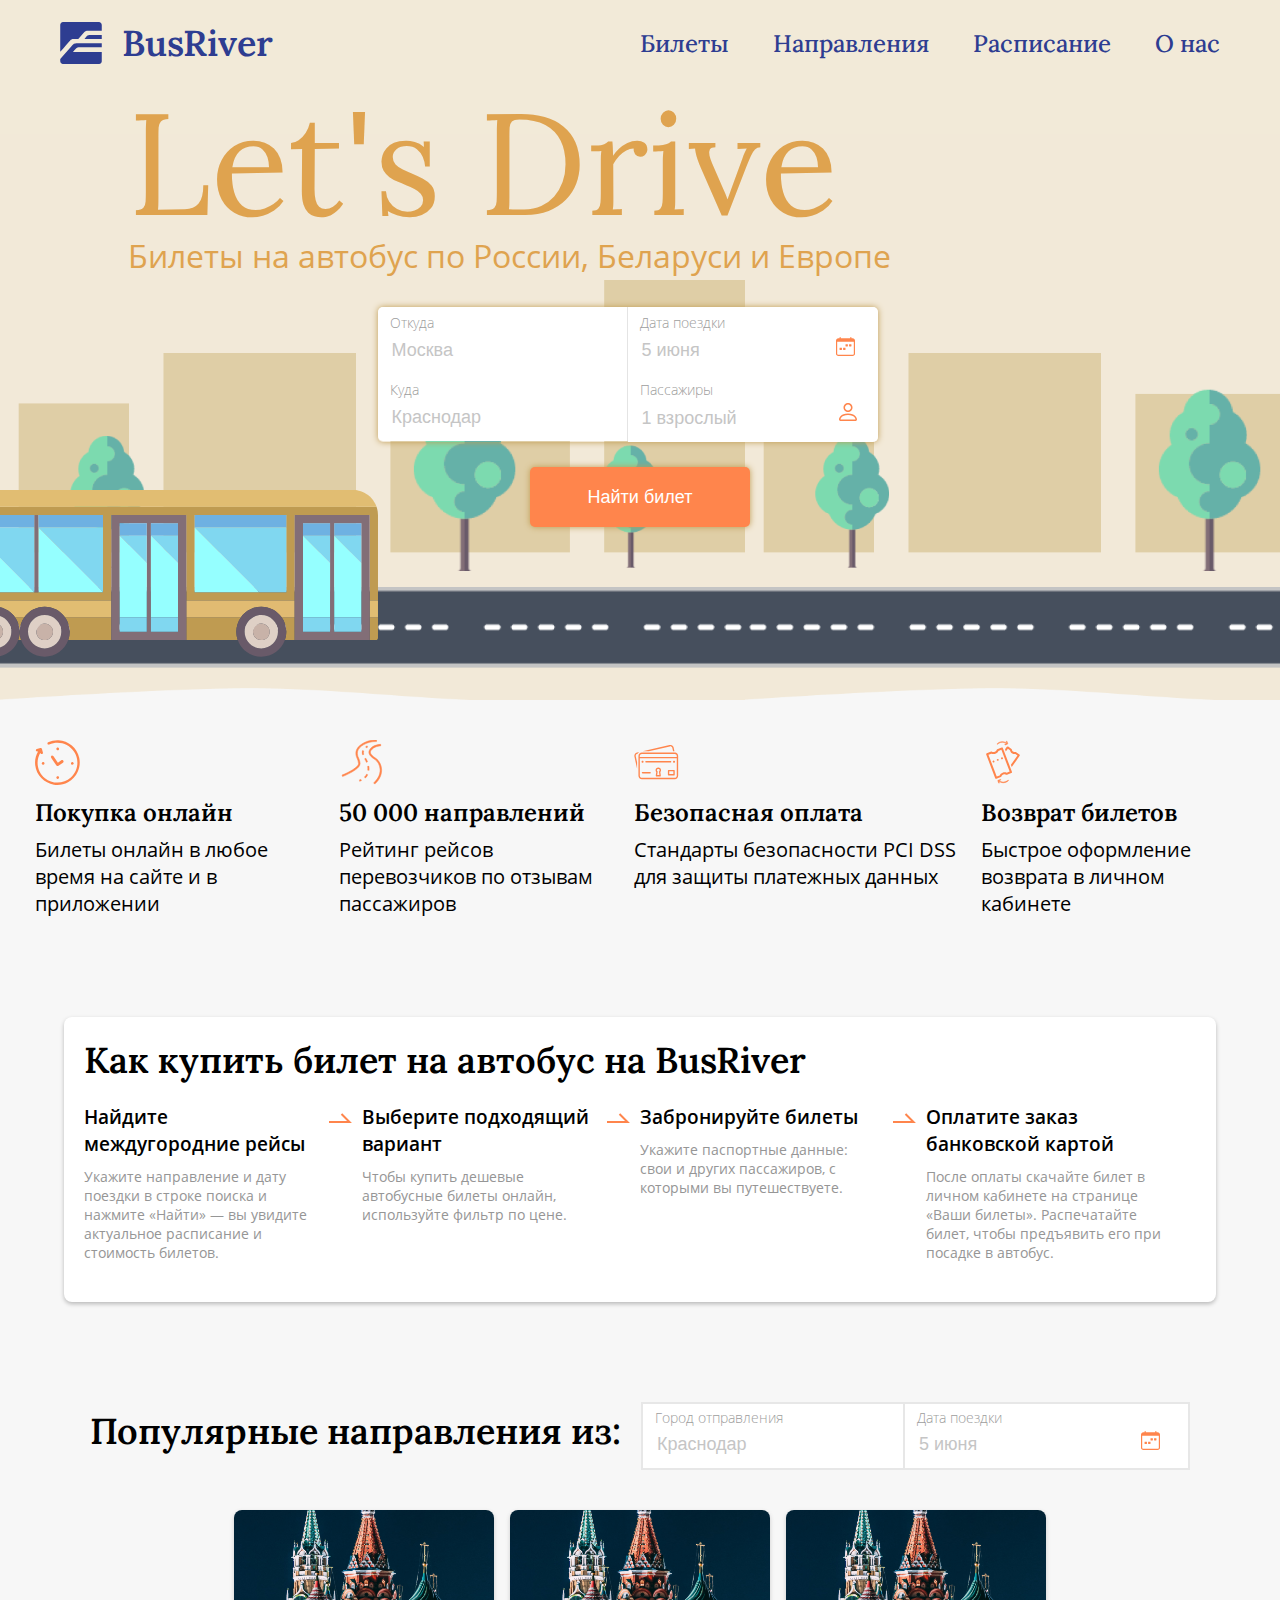
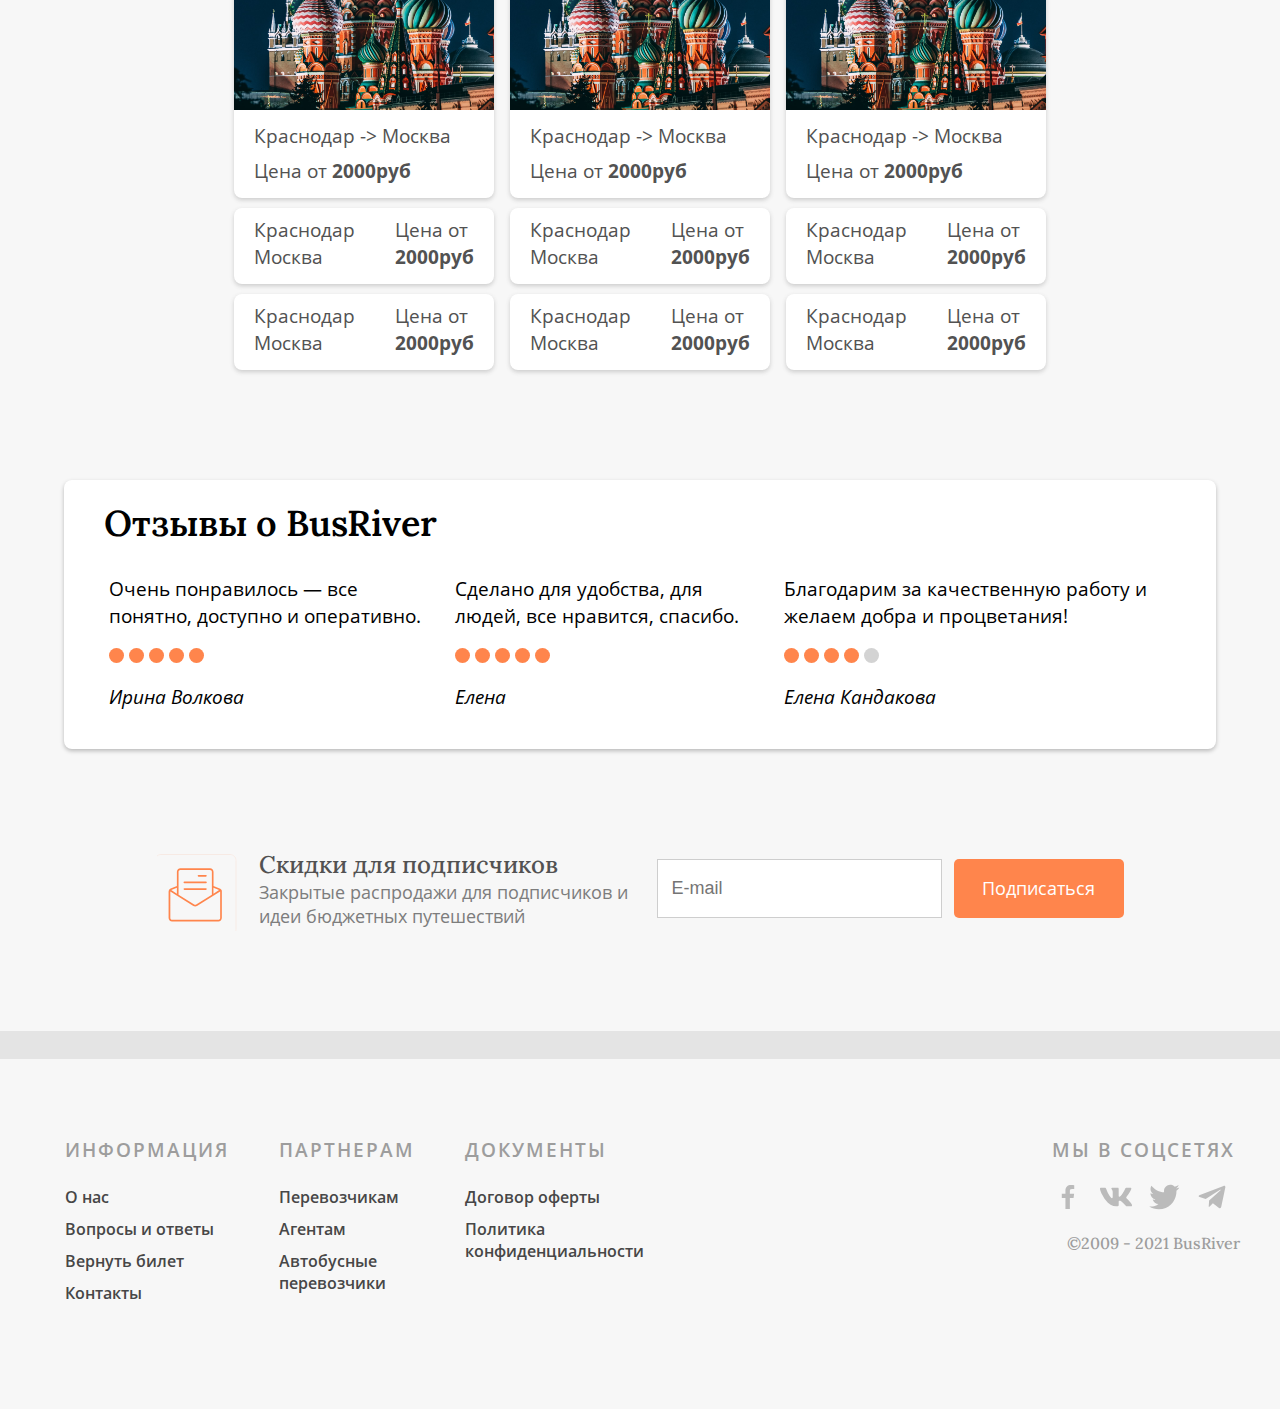
<file: index.html>
<!DOCTYPE html>
<html lang="en">
  <head>
    <meta charset="UTF-8" />
    <meta http-equiv="X-UA-Compatible" content="IE=edge" />
    <meta name="viewport" content="width=device-width, initial-scale=1.0" />
    <title>BusRiver</title>
    <link
      rel="shortcut icon"
      href="./img/logo_bright.svg"
      type="image/x-icon"
    />
    <link rel="stylesheet" href="./styles/main.css" />
    <link rel="stylesheet" href="./styles/header.css" />
    <link rel="stylesheet" href="./styles/index.css" />
    <link rel="stylesheet" href="./styles/footer.css" />
  </head>
  <body>
    <input type="checkbox" name="mobile-nav" id="mobile-nav" />
    <nav>
      <label for="mobile-nav" class="mobile-label">
        <div><span></span></div>
      </label>
      <a href="" class="nav-logo">
        <svg
          class="nav-logo-img"
          width="42"
          height="42"
          fill="none"
          xmlns="http://www.w3.org/2000/svg"
        >
          <path
            d="M3.431 0h35.535c1.484.184 2.763 1.347 2.798 2.898v5.769c-4.559-.083-9.12-.011-13.68-.038-1.335-.038-2.781.305-3.688 1.36-2.062 2.3-4.059 4.66-6.117 6.965-1.691.048-3.385-.04-5.077.045-1.158.03-2.26.59-3.016 1.463-2.39 2.726-4.76 5.47-7.147 8.195-.923 1.048-1.794 2.142-2.803 3.11V2.817c.129-.648.311-1.314.777-1.81C1.588.279 2.572.128 3.43 0z"
            fill="#2E3D91"
          />
          <path
            d="M26.856 14.124c.959-1.043 2.47-1.239 3.814-1.182 3.696.07 7.403-.109 11.094.094v3.912c-5.75-.047-11.5.015-17.25-.03.809-.906 1.531-1.887 2.342-2.794zM13.99 21.786c.816-.51 1.798-.68 2.75-.658 8.342.024 16.684-.022 25.024.021v4.052c-7.312-.072-14.624 0-21.937-.037-1.45-.032-3.022.36-4.004 1.498a466.67 466.67 0 01-2.888 3.217c9.608.04 19.22-.021 28.83.021v9.497c-.229 1.295-1.23 2.43-2.57 2.603H2.535C1.168 41.698.231 40.417.236 39.032v-1.959c3.678-4.195 7.356-8.393 11.03-12.593.852-.946 1.629-2.007 2.723-2.694z"
            fill="#2E3D91"
          />
        </svg>
        <span class="nav-logo-text">BusRiver</span>
      </a>
      <div class="nav-menu">
        <div href="" class="menu-logo">
          <svg
            class="nav-logo-img"
            width="42"
            height="42"
            fill="none"
            xmlns="http://www.w3.org/2000/svg"
          >
            <path
              d="M3.431 0h35.535c1.484.184 2.763 1.347 2.798 2.898v5.769c-4.559-.083-9.12-.011-13.68-.038-1.335-.038-2.781.305-3.688 1.36-2.062 2.3-4.059 4.66-6.117 6.965-1.691.048-3.385-.04-5.077.045-1.158.03-2.26.59-3.016 1.463-2.39 2.726-4.76 5.47-7.147 8.195-.923 1.048-1.794 2.142-2.803 3.11V2.817c.129-.648.311-1.314.777-1.81C1.588.279 2.572.128 3.43 0z"
              fill="#2E3D91"
            />
            <path
              d="M26.856 14.124c.959-1.043 2.47-1.239 3.814-1.182 3.696.07 7.403-.109 11.094.094v3.912c-5.75-.047-11.5.015-17.25-.03.809-.906 1.531-1.887 2.342-2.794zM13.99 21.786c.816-.51 1.798-.68 2.75-.658 8.342.024 16.684-.022 25.024.021v4.052c-7.312-.072-14.624 0-21.937-.037-1.45-.032-3.022.36-4.004 1.498a466.67 466.67 0 01-2.888 3.217c9.608.04 19.22-.021 28.83.021v9.497c-.229 1.295-1.23 2.43-2.57 2.603H2.535C1.168 41.698.231 40.417.236 39.032v-1.959c3.678-4.195 7.356-8.393 11.03-12.593.852-.946 1.629-2.007 2.723-2.694z"
              fill="#2E3D91"
            />
          </svg>
          <span class="nav-logo-text">BusRiver</span>
        </div>
        <a href="" class="nav-menu-item">Билеты</a>
        <a href="" class="nav-menu-item">Направления</a>
        <a href="" class="nav-menu-item">Расписание</a>
        <a href="" class="nav-menu-item">О нас</a>
        <label for="mobile-nav" class="mobile-label-close">
          <div><span></span></div>
        </label>
      </div>
    </nav>
    <main>
      <section id="jumbo">
        <div class="jumbo-header">
          <h1>Let's Drive</h1>
          <p>Билеты на автобус по России, Беларуси и Европе</p>
        </div>
        <div class="jumbo-search-form">
          <form action="./pages/search.html" method="get">
            <div class="search-inp-group">
              <div class="search-inp-sub">
                <div class="search-inp">
                  <span class="search-inp-hint">Откуда</span><br />
                  <input
                    placeholder="Москва"
                    type="text"
                    list="from"
                    name=""
                    id=""
                  />
                  <datalist id="from">
                    <option value="Москва">Московская обл.</option>
                    <option value="Домодедово">Московская обл.</option>
                    <option value="Белгород">Белгородская обл.</option>
                    <option value="Беленихино">Белгородская обл.</option>
                    <option value="Красноярск">Красноярская обл.</option>
                    <option value="Краснодар">Краснодарская обл.</option>
                  </datalist>
                </div>
                <div class="search-inp">
                  <span class="search-inp-hint">Куда</span><br />
                  <input
                    placeholder="Краснодар"
                    type="text"
                    list="to"
                    name=""
                    id=""
                  />
                  <datalist id="to">
                    <option value="Москва">Московская обл.</option>
                    <option value="Домодедово">Московская обл.</option>
                    <option value="Белгород">Белгородская обл.</option>
                    <option value="Беленихино">Белгородская обл.</option>
                    <option value="Красноярск">Красноярская обл.</option>
                    <option value="Краснодар">Краснодарская обл.</option>
                  </datalist>
                </div>
              </div>
              <div class="search-inp-sub">
                <div class="search-inp">
                  <span class="search-inp-hint">Дата поездки</span><br />
                  <div>
                    <input placeholder="5 июня" type="text" name="" id="" />
                    <img src="./img/calendar.svg" alt="" />
                  </div>
                </div>
                <div class="search-inp">
                  <span class="search-inp-hint">Пассажиры</span><br />
                  <div>
                    <input placeholder="1 взрослый" type="text" name="" id="" />
                    <img src="./img/bi_person.svg" alt="" />
                  </div>
                </div>
              </div>
            </div>
            <input type="submit" value="Найти билет" />
          </form>
        </div>
        <img src="./img/bus-min.svg" alt="" srcset="" />
      </section>
      <section id="advantages">
        <div class="advantages-cont">
          <div class="advantages-group">
            <div class="advantages-item">
              <img src="./img/clock.svg" alt="" />
              <h2>Покупка онлайн</h2>
              <p>Билеты онлайн в любое время на сайте и в приложении</p>
            </div>
            <div class="advantages-item">
              <img src="./img/road.svg" alt="" />
              <h2>50 000 направлений</h2>
              <p>Рейтинг рейсов перевозчиков по отзывам пассажиров</p>
            </div>
          </div>
          <div class="advantages-group">
            <div class="advantages-item">
              <img src="./img/card.svg" alt="" />
              <h2>Безопасная оплата</h2>
              <p>Стандарты безопасности PCI DSS для защиты платежных данных</p>
            </div>
            <div class="advantages-item">
              <img src="./img/return_ticket.svg" alt="" />
              <h2>Возврат билетов</h2>
              <p>Быстрое оформление возврата в личном кабинете</p>
            </div>
          </div>
        </div>
      </section>
      <section id="guide">
        <div class="guide-card">
          <h2 class="guide-header">Как купить билет на автобус на BusRiver</h2>
          <div class="guide-content">
            <div class="guide-group">
              <div class="guide-item">
                <h3 class="guide-item-header">Найдите междугородние рейсы</h3>
                <p class="guide-item-text">
                  Укажите направление и дату поездки в строке поиска и нажмите
                  «Найти» — вы увидите актуальное расписание и стоимость
                  билетов.
                </p>
              </div>
              <img src="./img/arrow.svg" alt="" />
              <div class="guide-item">
                <h3 class="guide-item-header">Выберите подходящий вариант</h3>
                <p class="guide-item-text">
                  Чтобы купить дешевые автобусные билеты онлайн, используйте
                  фильтр по цене.
                </p>
              </div>
              <img src="./img/arrow.svg" alt="" />
            </div>
            <div class="guide-group">
              <div class="guide-item">
                <h3 class="guide-item-header">Забронируйте билеты</h3>
                <p class="guide-item-text">
                  Укажите паспортные данные: свои и других пассажиров, с
                  которыми вы путешествуете.
                </p>
              </div>
              <img src="./img/arrow.svg" alt="" />
              <div class="guide-item">
                <h3 class="guide-item-header">
                  Оплатите заказ банковской картой
                </h3>
                <p class="guide-item-text">
                  После оплаты скачайте билет в личном кабинете на странице
                  «Ваши билеты». Распечатайте билет, чтобы предъявить его при
                  посадке в автобус.
                </p>
              </div>
              <div style="width: 30px"></div>
            </div>
          </div>
        </div>
      </section>
      <section id="popular">
        <div class="popular-head">
          <h2 class="popular-header">Популярные направления из:</h2>
          <div class="pop-inp-group">
          <div class="popular-inp">
            <span class="popular-inp-hint">Город отправления</span><br />
            <input
              placeholder="Краснодар"
              type="text"
              list="go"
              name=""
              id=""
            />
            <datalist id="go">
              <option value="Москва">Московская обл.</option>
              <option value="Домодедово">Московская обл.</option>
              <option value="Белгород">Белгородская обл.</option>
              <option value="Беленихино">Белгородская обл.</option>
              <option value="Красноярск">Красноярская обл.</option>
              <option value="Краснодар">Краснодарская обл.</option>
            </datalist>
          </div>
          <div class="popular-inp">
            <span class="popular-inp-hint">Дата поездки</span><br />
            <div>
              <input placeholder="5 июня" type="text" name="" id="" />
              <img src="./img/calendar.svg" alt="" />
            </div>
          </div></div>
        </div>
        <div class="popular-body">
          <div class="pop-group">
            <div class="popular-card-big">
              <img src="./img/moscow.jpg" alt="" />
              <p class="pop-item-dir">Краснодар -> Москва</p>
              <p class="pop-item-price">Цена от <b>2000руб</b></p>
            </div>
            <div class="popular-card-small">
              <p class="pop-item-dir">
                Краснодар <br />
                Москва
              </p>
              <p class="pop-item-price">Цена от <br /><b>2000руб</b></p>
            </div>
            <div class="popular-card-small">
              <p class="pop-item-dir">
                Краснодар<br />
                Москва
              </p>
              <p class="pop-item-price">Цена от <br /><b>2000руб</b></p>
            </div>
          </div>

          <div class="pop-group">
            <div class="popular-card-big">
              <img src="./img/moscow.jpg" alt="" />
              <p class="pop-item-dir">Краснодар -> Москва</p>
              <p class="pop-item-price">Цена от <b>2000руб</b></p>
            </div>
            <div class="popular-card-small">
              <p class="pop-item-dir">Краснодар <br />Москва</p>
              <p class="pop-item-price">
                Цена от<br />
                <b>2000руб</b>
              </p>
            </div>
            <div class="popular-card-small">
              <p class="pop-item-dir">
                Краснодар<br />
                Москва
              </p>
              <p class="pop-item-price">Цена от <br /><b>2000руб</b></p>
            </div>
          </div>
          <div class="pop-group">
            <div class="popular-card-big">
              <img src="./img/moscow.jpg" alt="" />
              <p class="pop-item-dir">Краснодар -> Москва</p>
              <p class="pop-item-price">Цена от <b>2000руб</b></p>
            </div>

            <div class="popular-card-small">
              <p class="pop-item-dir">Краснодар <br />Москва</p>
              <p class="pop-item-price">Цена от <br /><b>2000руб</b></p>
            </div>
            <div class="popular-card-small">
              <p class="pop-item-dir">
                Краснодар<br />
                Москва
              </p>
              <p class="pop-item-price">Цена от <br /><b>2000руб</b></p>
            </div>
          </div>
        </div>
      </section>
      <section id="reviews">
        <div class="reviews-card">
          <h2 class="reviews-header">Отзывы о BusRiver</h2>
          <div class="reviews-content">
            <div class="review-item">
              <p class="review-text">
                Очень понравилось — все понятно, доступно и оперативно.
              </p>
              <div class="rating">
                <div></div>
                <div></div>
                <div></div>
                <div></div>
                <div></div>
              </div>
              <p class="author">Ирина Волкова</p>
            </div>
            <div class="review-item">
              <p class="review-text">
                Сделано для удобства, для людей, все нравится, спасибо.
              </p>
              <div class="rating">
                <div></div>
                <div></div>
                <div></div>
                <div></div>
                <div></div>
              </div>
              <p class="author">Елена</p>
            </div>
            <div class="review-item">
              <p class="review-text">
                Благодарим за качественную работу и желаем добра и процветания!
              </p>
              <div class="rating">
                <div></div>
                <div></div>
                <div></div>
                <div></div>
                <div class="nope"></div>
              </div>
              <p class="author">Елена Кандакова</p>
            </div>
          </div>
        </div>
      </section>
      <section id="mail">
        <div class="mail-cont">
          <div class="mail-head">
            <img src="./img/mail.svg" alt="" />
            <div class="mail-text">
              <h2>Скидки для подписчиков</h2>
              <p>
                Закрытые распродажи для подписчиков и идеи бюджетных путешествий
              </p>
            </div>
          </div>
          <form class="mail-body">
            <input type="email" placeholder="E-mail" name="" id="" />
            <input type="submit" value="Подписаться" />
          </form>
        </div>
      </section>
    </main>
    <footer>
      <div class="foo-line"></div>
      <div class="foo-cont">
        <div class="foo-nav">
          <div class="foo-nav-block">
            <h3 class="blk-header">ИНФОРМАЦИЯ</h3>
            <div class="blk-items-group">
              <a href="" class="blk-item">О нас</a>
              <a href="" class="blk-item">Вопросы и ответы</a>
              <a href="" class="blk-item">Вернуть билет</a>
              <a href="" class="blk-item">Контакты</a>
            </div>
          </div>
          <div class="foo-nav-block">
            <h3 class="blk-header">ПАРТНЕРАМ</h3>
            <div class="blk-items-group">
              <a href="" class="blk-item">Перевозчикам</a>
              <a href="" class="blk-item">Агентам</a>
              <a href="" class="blk-item"
                >Автобусные <br />
                перевозчики</a
              >
            </div>
          </div>
          <div class="foo-nav-block">
            <h3 class="blk-header">ДОКУМЕНТЫ</h3>
            <div class="blk-items-group">
              <a href="" class="blk-item">Договор оферты</a>
              <a href="" class="blk-item"
                >Политика<br />
                конфиденциальности</a
              >
            </div>
          </div>
        </div>
        <div class="foo-us">
          <h3 class="foo-us-header">МЫ В СОЦСЕТЯХ</h3>
          <div class="foo-us-icon-group">
            <img class="foo-us-icon" src="./img/social/facebook.svg" alt="" />
            <img class="foo-us-icon" src="./img/social/vk.svg" alt="" />
            <img class="foo-us-icon" src="./img/social/twitter.svg" alt="" />
            <img class="foo-us-icon" src="./img/social/telegram.svg" alt="" />
          </div>
          <p class="foo-us-copyright">&copy;2009 - 2021 BusRiver</p>
        </div>
      </div>
    </footer>
  </body>
</html>
</file>
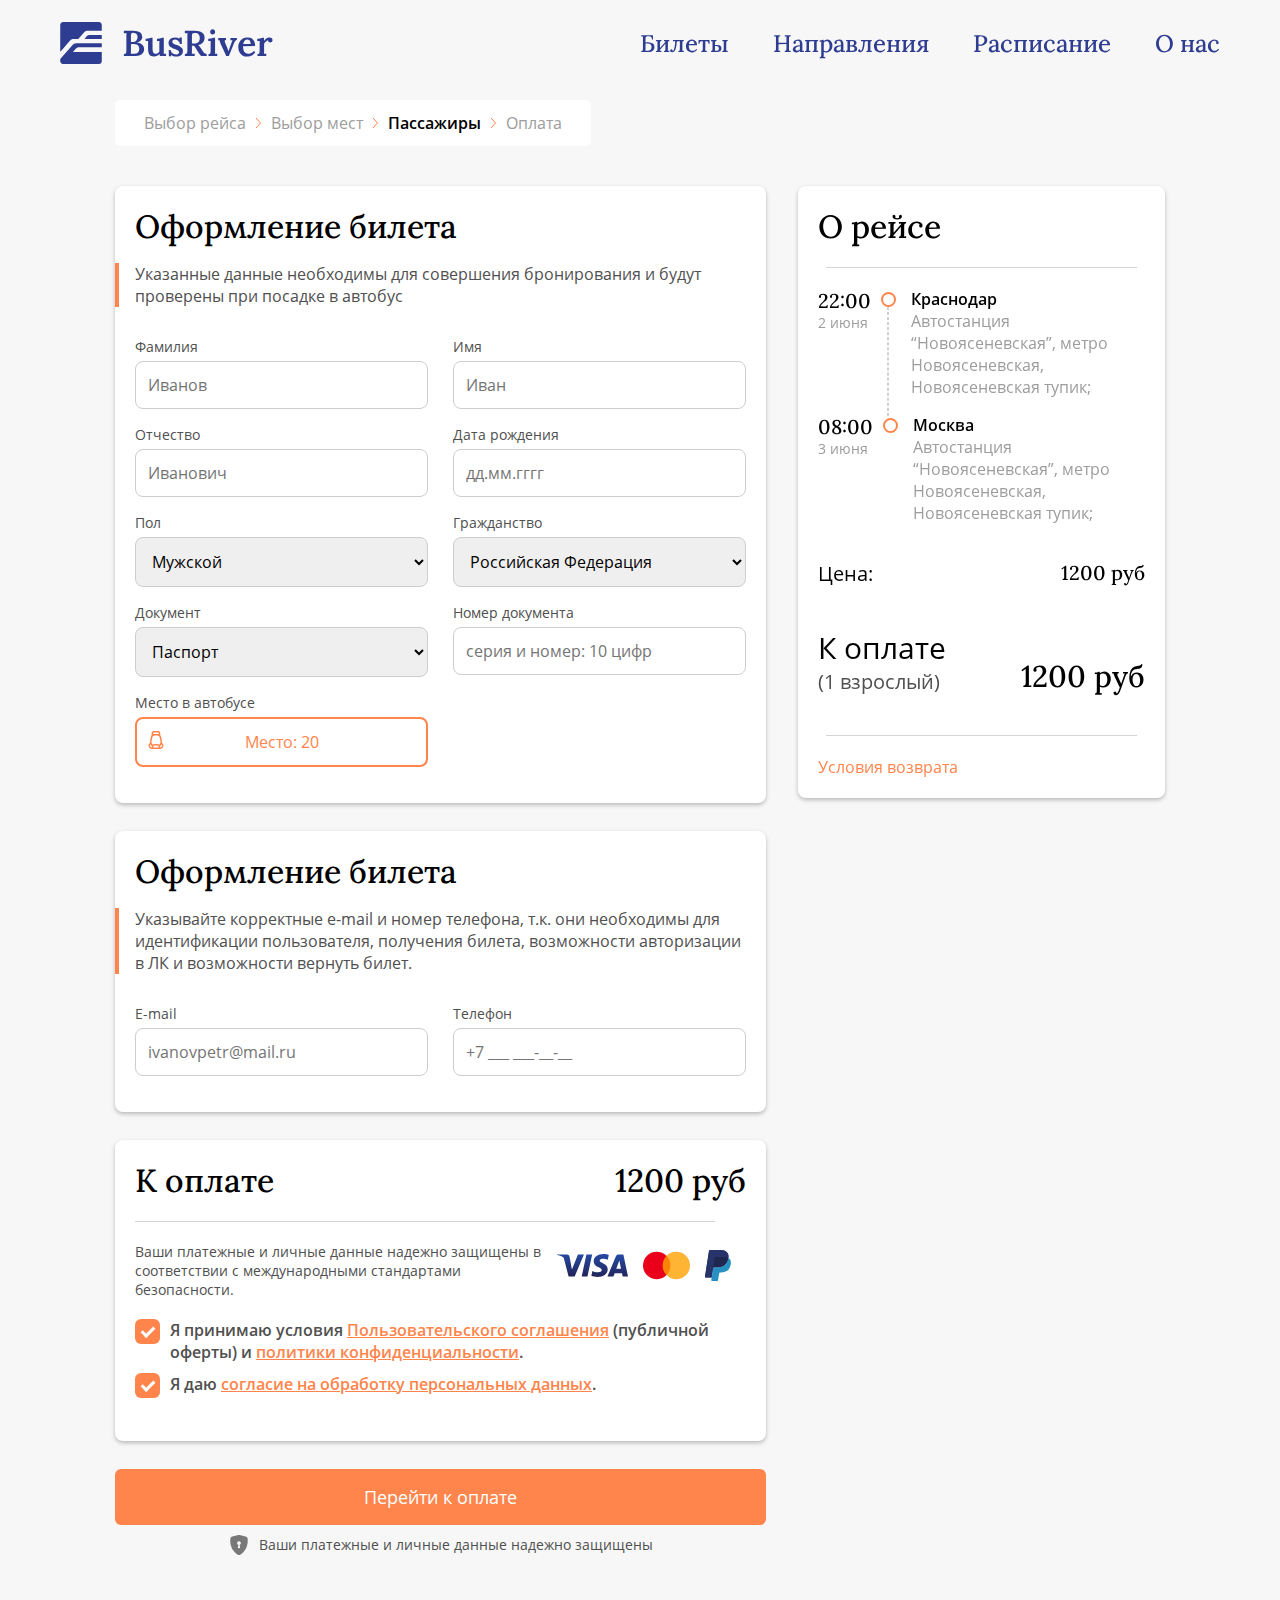
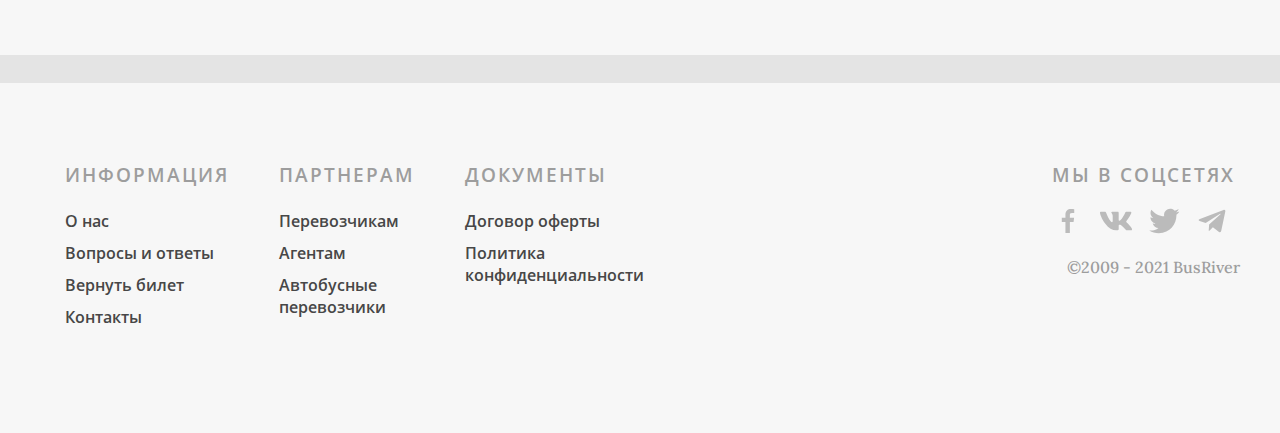
<file: pages/passengers.html>
<!DOCTYPE html>
<html lang="en">
  <head>
    <meta charset="UTF-8" />
    <meta http-equiv="X-UA-Compatible" content="IE=edge" />
    <meta name="viewport" content="width=device-width, initial-scale=1.0" />
    <title>BusRiver - Пассажиры</title>
    <link
      rel="shortcut icon"
      href="../img/logo_bright.svg"
      type="image/x-icon"
    />
    <link rel="stylesheet" href="../styles/main.css" />
    <link rel="stylesheet" href="../styles/header.css" />
    <link rel="stylesheet" href="../styles/passengers.css" />
    <link rel="stylesheet" href="../styles/footer.css" />
  </head>
  <body>
    <input type="checkbox" name="mobile-nav" id="mobile-nav" />
    <nav>
      <label for="mobile-nav" class="mobile-label">
        <div><span></span></div>
      </label>
      <a href="../index.html" class="nav-logo">
        <svg
          class="nav-logo-img"
          width="42"
          height="42"
          fill="none"
          xmlns="http://www.w3.org/2000/svg"
        >
          <path
            d="M3.431 0h35.535c1.484.184 2.763 1.347 2.798 2.898v5.769c-4.559-.083-9.12-.011-13.68-.038-1.335-.038-2.781.305-3.688 1.36-2.062 2.3-4.059 4.66-6.117 6.965-1.691.048-3.385-.04-5.077.045-1.158.03-2.26.59-3.016 1.463-2.39 2.726-4.76 5.47-7.147 8.195-.923 1.048-1.794 2.142-2.803 3.11V2.817c.129-.648.311-1.314.777-1.81C1.588.279 2.572.128 3.43 0z"
            fill="#2E3D91"
          />
          <path
            d="M26.856 14.124c.959-1.043 2.47-1.239 3.814-1.182 3.696.07 7.403-.109 11.094.094v3.912c-5.75-.047-11.5.015-17.25-.03.809-.906 1.531-1.887 2.342-2.794zM13.99 21.786c.816-.51 1.798-.68 2.75-.658 8.342.024 16.684-.022 25.024.021v4.052c-7.312-.072-14.624 0-21.937-.037-1.45-.032-3.022.36-4.004 1.498a466.67 466.67 0 01-2.888 3.217c9.608.04 19.22-.021 28.83.021v9.497c-.229 1.295-1.23 2.43-2.57 2.603H2.535C1.168 41.698.231 40.417.236 39.032v-1.959c3.678-4.195 7.356-8.393 11.03-12.593.852-.946 1.629-2.007 2.723-2.694z"
            fill="#2E3D91"
          />
        </svg>
        <span class="nav-logo-text">BusRiver</span>
      </a>
      <div class="nav-menu">
        <div href="" class="menu-logo">
          <svg
            class="nav-logo-img"
            width="42"
            height="42"
            fill="none"
            xmlns="http://www.w3.org/2000/svg"
          >
            <path
              d="M3.431 0h35.535c1.484.184 2.763 1.347 2.798 2.898v5.769c-4.559-.083-9.12-.011-13.68-.038-1.335-.038-2.781.305-3.688 1.36-2.062 2.3-4.059 4.66-6.117 6.965-1.691.048-3.385-.04-5.077.045-1.158.03-2.26.59-3.016 1.463-2.39 2.726-4.76 5.47-7.147 8.195-.923 1.048-1.794 2.142-2.803 3.11V2.817c.129-.648.311-1.314.777-1.81C1.588.279 2.572.128 3.43 0z"
              fill="#2E3D91"
            />
            <path
              d="M26.856 14.124c.959-1.043 2.47-1.239 3.814-1.182 3.696.07 7.403-.109 11.094.094v3.912c-5.75-.047-11.5.015-17.25-.03.809-.906 1.531-1.887 2.342-2.794zM13.99 21.786c.816-.51 1.798-.68 2.75-.658 8.342.024 16.684-.022 25.024.021v4.052c-7.312-.072-14.624 0-21.937-.037-1.45-.032-3.022.36-4.004 1.498a466.67 466.67 0 01-2.888 3.217c9.608.04 19.22-.021 28.83.021v9.497c-.229 1.295-1.23 2.43-2.57 2.603H2.535C1.168 41.698.231 40.417.236 39.032v-1.959c3.678-4.195 7.356-8.393 11.03-12.593.852-.946 1.629-2.007 2.723-2.694z"
              fill="#2E3D91"
            />
          </svg>
          <span class="nav-logo-text">BusRiver</span>
        </div>
        <a href="" class="nav-menu-item">Билеты</a>
        <a href="" class="nav-menu-item">Направления</a>
        <a href="" class="nav-menu-item">Расписание</a>
        <a href="" class="nav-menu-item">О нас</a>
        <label for="mobile-nav" class="mobile-label-close">
          <div><span></span></div>
        </label>
      </div>
    </nav>
    <main>
      <section id="passenger">
        <div class="breadcrums">
          <span>Выбор рейса</span>
          <img src="../img/arr-bread.svg" alt="" />
          <span>Выбор мест</span>
          <img src="../img/arr-bread.svg" alt="" />
          <span class="active-bread">Пассажиры</span>
          <img src="../img/arr-bread.svg" alt="" />
          <span>Оплата</span>
        </div>
        <form class="global-form" action="./purchase.html">
          <div class="form-col1">
            <div class="form-card">
              <h2>Оформление билета</h2>
              <p>
                Указанные данные необходимы для совершения бронирования и будут
                проверены при посадке в автобус
              </p>
              <div class="d-group">
                <div class="inp-group">
                  <label for="">Фамилия</label>
                  <input placeholder="Иванов" type="text" name="" id="" />
                </div>
                <div class="inp-group">
                  <label for="">Имя</label>
                  <input placeholder="Иван" type="text" name="" id="" />
                </div>
              </div>
              <div class="d-group">
                <div class="inp-group">
                  <label for="">Отчество</label>
                  <input placeholder="Иванович" type="text" name="" id="" />
                </div>
                <div class="inp-group">
                  <label for="">Дата рождения</label>
                  <input placeholder="дд.мм.гггг" type="text" name="" id="" />
                </div>
              </div>
              <div class="d-group">
                <div class="inp-group">
                  <label for="">Пол</label>
                  <select name="" id="">
                    <option value="m">Мужской</option>
                    <option value="f">Женский</option>
                  </select>
                </div>
                <div class="inp-group">
                  <label for="">Гражданство</label>
                  <select name="" id="">
                    <option value="r">Российская Федерация</option>
                    <option value="u">Украина</option>
                    <option value="y">Узбекистан</option>
                  </select>
                </div>
              </div>

              <div class="d-group">
                <div class="inp-group">
                  <label for="">Документ</label>
                  <select name="" id="">
                    <option value="p">Паспорт</option>
                    <option value="c">Студенческий билет</option>
                    <option value="v">Водительское удостоверение</option>
                  </select>
                </div>
                <div class="inp-group">
                  <label for="">Номер документа</label>
                  <input
                    placeholder="серия и номер: 10 цифр"
                    type="text"
                    name=""
                    id=""
                  />
                </div>
              </div>
              <div class="d-group">
                <div class="inp-group seat-group">
                  <label for="">Место в автобусе</label>
                  <div class="seat-place">
                    <img src="../img/seat.svg" alt="" /><span>Место: 20</span>
                  </div>
                </div>
              </div>
            </div>
            <div class="form-card">
              <h2>Оформление билета</h2>
              <p>
                Указывайте корректные e-mail и номер телефона, т.к. они
                необходимы для идентификации пользователя, получения билета,
                возможности авторизации в ЛК и возможности вернуть билет.
              </p>
              <div class="d-group">
                <div class="inp-group">
                  <label for="">E-mail</label>
                  <input
                    placeholder="ivanovpetr@mail.ru"
                    type="email"
                    name=""
                    id=""
                  />
                </div>
                <div class="inp-group">
                  <label for="">Телефон</label>
                  <input
                    type="tel"
                    placeholder="+7 ___ ___-__-__"
                    id="phone"
                    name="phone"
                  />
                </div>
              </div>
            </div>
            <div class="form-card">
              <div class="header">
                <h2>К оплате</h2>
                <h2>1200 руб</h2>
              </div>
              <div class="divider"></div>
              <div class="security">
                <p class="sec-text">
                  Ваши платежные и личные данные надежно защищены в соответствии
                  с международными стандартами безопасности.
                </p>
                <div class="payment-icons">
                  <img src="../img/logos_visa.svg" alt="" />
                  <img src="../img/logo_mastercard.svg" alt="" />
                  <img src="../img/logos_paypal.svg" alt="" />
                </div>
              </div>
              <div class="d-group col">
                <div class="inp-group">
                  <label class="container">
                    <input type="checkbox" checked="checked" />
                    <span class="checkmark"></span>
                  </label>
                  <label for=""
                    >Я принимаю условия
                    <b>Пользовательского соглашения</b> (публичной оферты) и
                    <b>политики конфиденциальности</b>.</label
                  >
                </div>
                <div class="inp-group">
                  <label class="container">
                    <input type="checkbox" checked="checked" />
                    <span class="checkmark"></span>
                  </label>
                  <label for=""
                    >Я даю
                    <b>согласие на обработку персональных данных</b>.</label
                  >
                </div>
              </div>
            </div>
            <div class="btn-group">
              <input type="submit" value="Перейти к оплате" />
              <div class="sec-sub-info">
                <img src="../img/shield-lock.svg" alt="" />
                <p>Ваши платежные и личные данные надежно защищены</p>
              </div>
            </div>
          </div>
          <div class="form-col2">
            <div class="recepit">
              <h2>О рейсе</h2>
              <div class="divider"></div>
              <div class="row1">
                <div class="time">
                  <span>22:00</span><br />
                  <span>2 июня</span>
                </div>
                <div class="marker"><div></div></div>
                <div class="place">
                  <h4>Краснодар</h4>
                  <p>
                    Автостанция “Новоясеневская”, метро Новоясеневская,
                    Новоясеневская тупик;
                  </p>
                </div>
              </div>
              <div class="row2">
                <div class="time">
                  <span>08:00</span><br />
                  <span>3 июня</span>
                </div>
                <div class="marker"><div></div></div>
                <div class="place">
                  <h4>Москва</h4>
                  <p>
                    Автостанция “Новоясеневская”, метро Новоясеневская,
                    Новоясеневская тупик;
                  </p>
                </div>
              </div>
              <div class="total1">
                <div>Цена:</div>
                <div>1200 руб</div>
              </div>
              <div class="total2">
                <span
                  ><b>К оплате</b><br />
                  (1 взрослый)</span
                >
                <span>1200 руб</span>
              </div>
              <div class="divider"></div>
              <div class="return-ticket"><a href="">Условия возврата</a></div>
            </div>
          </div>
        </form>
      </section>
    </main>
    <footer>
      <div class="foo-line"></div>
      <div class="foo-cont">
        <div class="foo-nav">
          <div class="foo-nav-block">
            <h3 class="blk-header">ИНФОРМАЦИЯ</h3>
            <div class="blk-items-group">
              <a href="" class="blk-item">О нас</a>
              <a href="" class="blk-item">Вопросы и ответы</a>
              <a href="" class="blk-item">Вернуть билет</a>
              <a href="" class="blk-item">Контакты</a>
            </div>
          </div>
          <div class="foo-nav-block">
            <h3 class="blk-header">ПАРТНЕРАМ</h3>
            <div class="blk-items-group">
              <a href="" class="blk-item">Перевозчикам</a>
              <a href="" class="blk-item">Агентам</a>
              <a href="" class="blk-item"
                >Автобусные <br />
                перевозчики</a
              >
            </div>
          </div>
          <div class="foo-nav-block">
            <h3 class="blk-header">ДОКУМЕНТЫ</h3>
            <div class="blk-items-group">
              <a href="" class="blk-item">Договор оферты</a>
              <a href="" class="blk-item"
                >Политика<br />
                конфиденциальности</a
              >
            </div>
          </div>
        </div>
        <div class="foo-us">
          <h3 class="foo-us-header">МЫ В СОЦСЕТЯХ</h3>
          <div class="foo-us-icon-group">
            <img class="foo-us-icon" src="../img/social/facebook.svg" alt="" />
            <img class="foo-us-icon" src="../img/social/vk.svg" alt="" />
            <img class="foo-us-icon" src="../img/social/twitter.svg" alt="" />
            <img class="foo-us-icon" src="../img/social/telegram.svg" alt="" />
          </div>
          <p class="foo-us-copyright">&copy;2009 - 2021 BusRiver</p>
        </div>
      </div>
    </footer>
  </body>
</html>
</file>
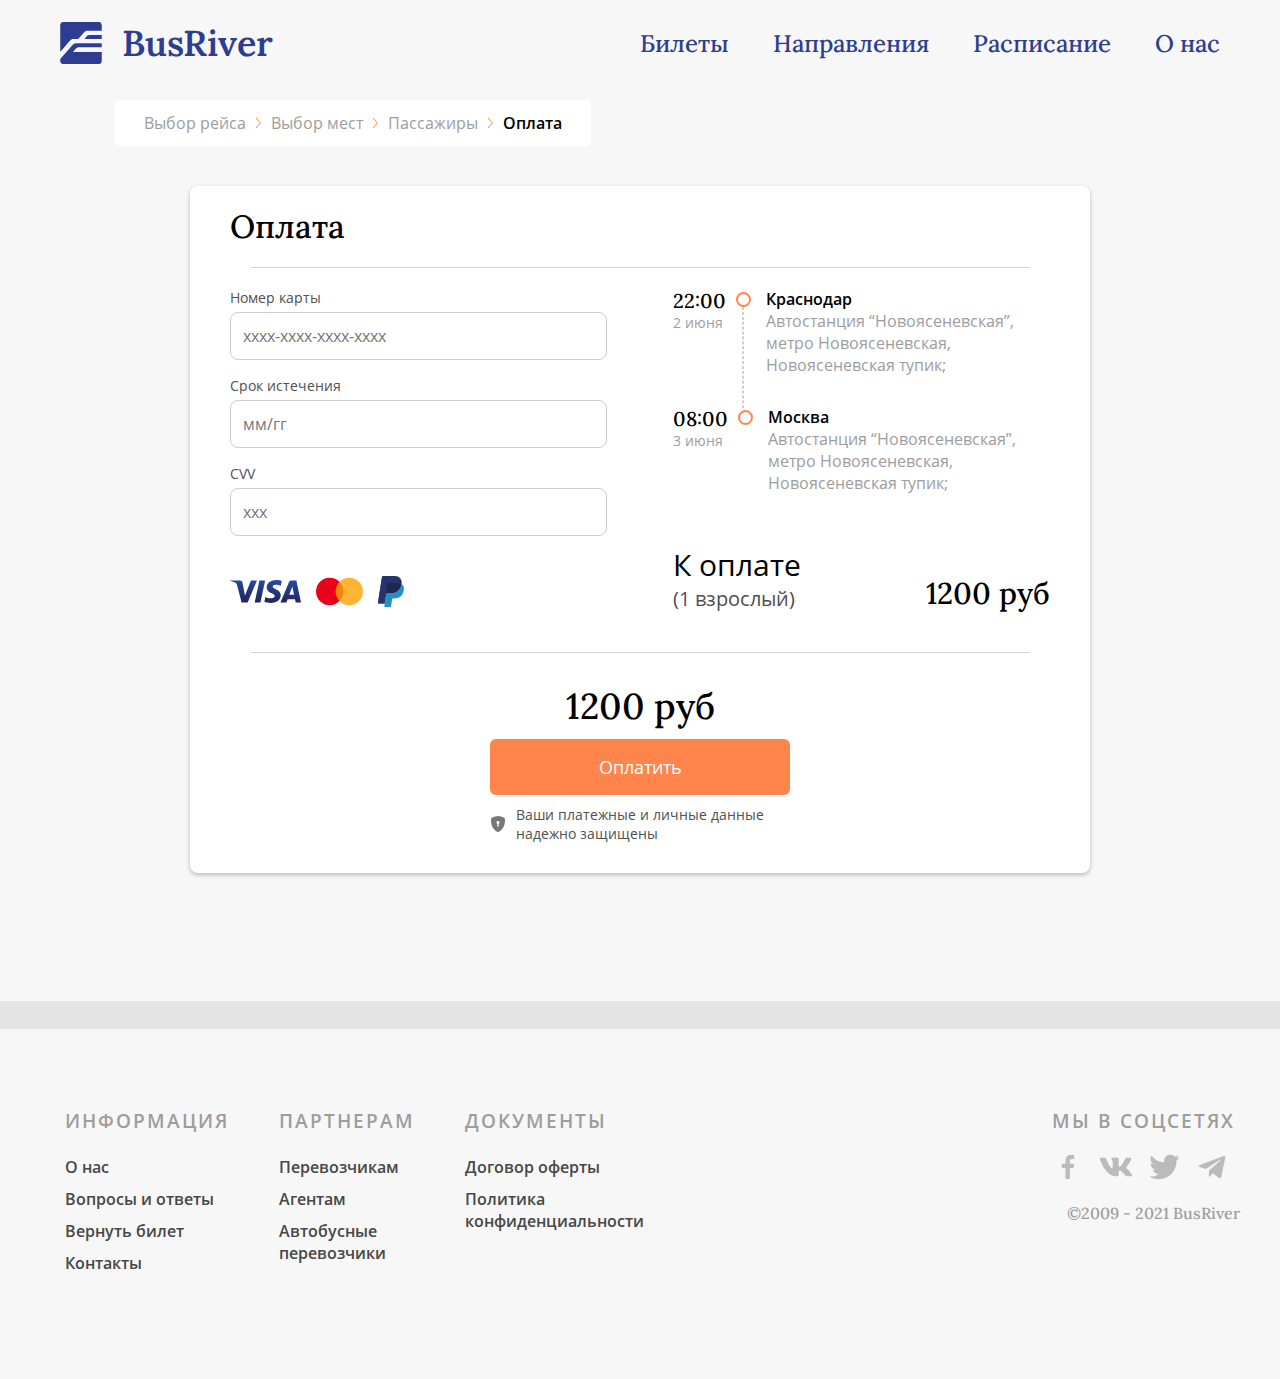
<file: pages/purchase.html>
<!DOCTYPE html>
<html lang="en">
  <head>
    <meta charset="UTF-8" />
    <meta http-equiv="X-UA-Compatible" content="IE=edge" />
    <meta name="viewport" content="width=device-width, initial-scale=1.0" />
    <title>BusRiver - Оплата</title>
    <link
      rel="shortcut icon"
      href="../img/logo_bright.svg"
      type="image/x-icon"
    />
    <link rel="stylesheet" href="../styles/main.css" />
    <link rel="stylesheet" href="../styles/header.css" />
    <link rel="stylesheet" href="../styles/purchase.css" />
    <link rel="stylesheet" href="../styles/footer.css" />
  </head>
  <body>
    <input type="checkbox" name="mobile-nav" id="mobile-nav" />
    <nav>
      <label for="mobile-nav" class="mobile-label">
        <div><span></span></div>
      </label>
      <a href="../index.html" class="nav-logo">
        <svg
          class="nav-logo-img"
          width="42"
          height="42"
          fill="none"
          xmlns="http://www.w3.org/2000/svg"
        >
          <path
            d="M3.431 0h35.535c1.484.184 2.763 1.347 2.798 2.898v5.769c-4.559-.083-9.12-.011-13.68-.038-1.335-.038-2.781.305-3.688 1.36-2.062 2.3-4.059 4.66-6.117 6.965-1.691.048-3.385-.04-5.077.045-1.158.03-2.26.59-3.016 1.463-2.39 2.726-4.76 5.47-7.147 8.195-.923 1.048-1.794 2.142-2.803 3.11V2.817c.129-.648.311-1.314.777-1.81C1.588.279 2.572.128 3.43 0z"
            fill="#2E3D91"
          />
          <path
            d="M26.856 14.124c.959-1.043 2.47-1.239 3.814-1.182 3.696.07 7.403-.109 11.094.094v3.912c-5.75-.047-11.5.015-17.25-.03.809-.906 1.531-1.887 2.342-2.794zM13.99 21.786c.816-.51 1.798-.68 2.75-.658 8.342.024 16.684-.022 25.024.021v4.052c-7.312-.072-14.624 0-21.937-.037-1.45-.032-3.022.36-4.004 1.498a466.67 466.67 0 01-2.888 3.217c9.608.04 19.22-.021 28.83.021v9.497c-.229 1.295-1.23 2.43-2.57 2.603H2.535C1.168 41.698.231 40.417.236 39.032v-1.959c3.678-4.195 7.356-8.393 11.03-12.593.852-.946 1.629-2.007 2.723-2.694z"
            fill="#2E3D91"
          />
        </svg>
        <span class="nav-logo-text">BusRiver</span>
      </a>
      <div class="nav-menu">
        <div href="" class="menu-logo">
          <svg
            class="nav-logo-img"
            width="42"
            height="42"
            fill="none"
            xmlns="http://www.w3.org/2000/svg"
          >
            <path
              d="M3.431 0h35.535c1.484.184 2.763 1.347 2.798 2.898v5.769c-4.559-.083-9.12-.011-13.68-.038-1.335-.038-2.781.305-3.688 1.36-2.062 2.3-4.059 4.66-6.117 6.965-1.691.048-3.385-.04-5.077.045-1.158.03-2.26.59-3.016 1.463-2.39 2.726-4.76 5.47-7.147 8.195-.923 1.048-1.794 2.142-2.803 3.11V2.817c.129-.648.311-1.314.777-1.81C1.588.279 2.572.128 3.43 0z"
              fill="#2E3D91"
            />
            <path
              d="M26.856 14.124c.959-1.043 2.47-1.239 3.814-1.182 3.696.07 7.403-.109 11.094.094v3.912c-5.75-.047-11.5.015-17.25-.03.809-.906 1.531-1.887 2.342-2.794zM13.99 21.786c.816-.51 1.798-.68 2.75-.658 8.342.024 16.684-.022 25.024.021v4.052c-7.312-.072-14.624 0-21.937-.037-1.45-.032-3.022.36-4.004 1.498a466.67 466.67 0 01-2.888 3.217c9.608.04 19.22-.021 28.83.021v9.497c-.229 1.295-1.23 2.43-2.57 2.603H2.535C1.168 41.698.231 40.417.236 39.032v-1.959c3.678-4.195 7.356-8.393 11.03-12.593.852-.946 1.629-2.007 2.723-2.694z"
              fill="#2E3D91"
            />
          </svg>
          <span class="nav-logo-text">BusRiver</span>
        </div>
        <a href="" class="nav-menu-item">Билеты</a>
        <a href="" class="nav-menu-item">Направления</a>
        <a href="" class="nav-menu-item">Расписание</a>
        <a href="" class="nav-menu-item">О нас</a>
        <label for="mobile-nav" class="mobile-label-close">
          <div><span></span></div>
        </label>
      </div>
    </nav>
    <main>
      <section id="passenger">
        <div class="breadcrums">
          <span>Выбор рейса</span>
          <img src="../img/arr-bread.svg" alt="" />
          <span>Выбор мест</span>
          <img src="../img/arr-bread.svg" alt="" />
          <span>Пассажиры</span>
          <img src="../img/arr-bread.svg" alt="" />
          <span class="active-bread">Оплата</span>
        </div>
        <form class="global-form" action="./success.html">
          <div class="form-col1">
            <div class="form-card">
              <div class="header">
                <h2>Оплата</h2>
              </div>
              <div class="divider"></div>
              <div class="pay-group">
                <div class="payment-form">
                  <div class="payment-form-group">
                    <div class="d-group">
                      <div class="inp-group">
                        <label for="">Номер карты</label>
                        <input
                          placeholder="xxxx-xxxx-xxxx-xxxx"
                          type="text"
                          name=""
                          id=""
                        />
                      </div>
                      <div class="inp-group">
                        <label for="">Срок истечения</label>
                        <input type="text" placeholder="мм/гг" />
                      </div>
                      <div class="inp-group">
                        <label for="">CVV</label>
                        <input type="text" placeholder="xxx" />
                      </div>
                    </div>
                    <div class="security">
                      <div class="payment-icons">
                        <img src="../img/logos_visa.svg" alt="" />
                        <img src="../img/logo_mastercard.svg" alt="" />
                        <img src="../img/logos_paypal.svg" alt="" />
                      </div>
                    </div>
                  </div>
                </div>
                <div class="recepit">
                  <div class="row1">
                    <div class="time">
                      <span>22:00</span><br />
                      <span>2 июня</span>
                    </div>
                    <div class="marker"><div></div></div>
                    <div class="place">
                      <h4>Краснодар</h4>
                      <p>
                        Автостанция “Новоясеневская”, метро Новоясеневская,
                        Новоясеневская тупик;
                      </p>
                    </div>
                  </div>
                  <div class="row2">
                    <div class="time">
                      <span>08:00</span><br />
                      <span>3 июня</span>
                    </div>
                    <div class="marker"><div></div></div>
                    <div class="place">
                      <h4>Москва</h4>
                      <p>
                        Автостанция “Новоясеневская”, метро Новоясеневская,
                        Новоясеневская тупик;
                      </p>
                    </div>
                  </div>
                  <div class="total2">
                    <span
                      ><b>К оплате</b><br />
                      (1 взрослый)</span
                    >
                    <span>1200 руб</span>
                  </div>
                </div>
              </div>
              <div class="divider"></div>
              <div class="btn-group">
                <span>1200 руб</span>
                <input type="submit" value="Оплатить" />
                <div class="sec-sub-info">
                  <img src="../img/shield-lock.svg" alt="" />
                  <p>Ваши платежные и личные данные надежно защищены</p>
                </div>
              </div>
            </div>
          </div>
        </form>
      </section>
    </main>
    <footer>
      <div class="foo-line"></div>
      <div class="foo-cont">
        <div class="foo-nav">
          <div class="foo-nav-block">
            <h3 class="blk-header">ИНФОРМАЦИЯ</h3>
            <div class="blk-items-group">
              <a href="" class="blk-item">О нас</a>
              <a href="" class="blk-item">Вопросы и ответы</a>
              <a href="" class="blk-item">Вернуть билет</a>
              <a href="" class="blk-item">Контакты</a>
            </div>
          </div>
          <div class="foo-nav-block">
            <h3 class="blk-header">ПАРТНЕРАМ</h3>
            <div class="blk-items-group">
              <a href="" class="blk-item">Перевозчикам</a>
              <a href="" class="blk-item">Агентам</a>
              <a href="" class="blk-item"
                >Автобусные <br />
                перевозчики</a
              >
            </div>
          </div>
          <div class="foo-nav-block">
            <h3 class="blk-header">ДОКУМЕНТЫ</h3>
            <div class="blk-items-group">
              <a href="" class="blk-item">Договор оферты</a>
              <a href="" class="blk-item"
                >Политика<br />
                конфиденциальности</a
              >
            </div>
          </div>
        </div>
        <div class="foo-us">
          <h3 class="foo-us-header">МЫ В СОЦСЕТЯХ</h3>
          <div class="foo-us-icon-group">
            <img class="foo-us-icon" src="../img/social/facebook.svg" alt="" />
            <img class="foo-us-icon" src="../img/social/vk.svg" alt="" />
            <img class="foo-us-icon" src="../img/social/twitter.svg" alt="" />
            <img class="foo-us-icon" src="../img/social/telegram.svg" alt="" />
          </div>
          <p class="foo-us-copyright">&copy;2009 - 2021 BusRiver</p>
        </div>
      </div>
    </footer>
  </body>
</html>
</file>
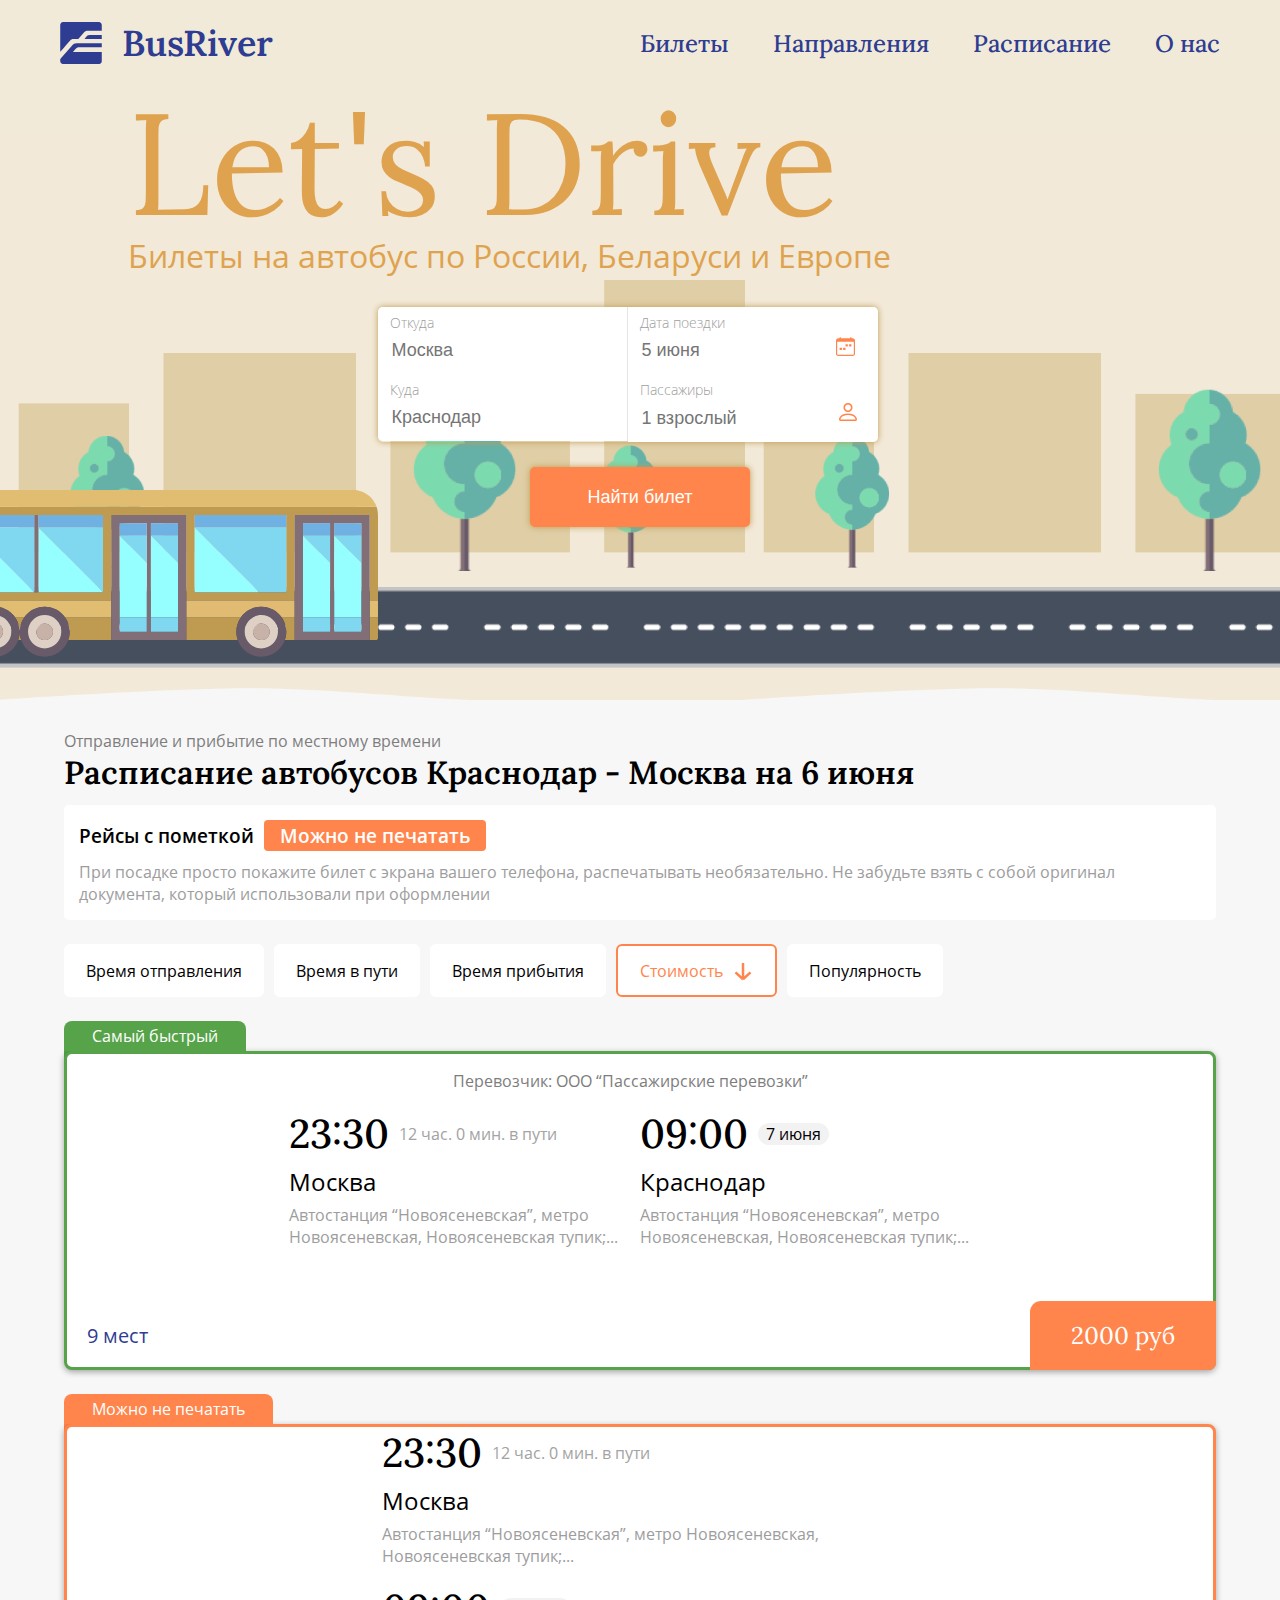
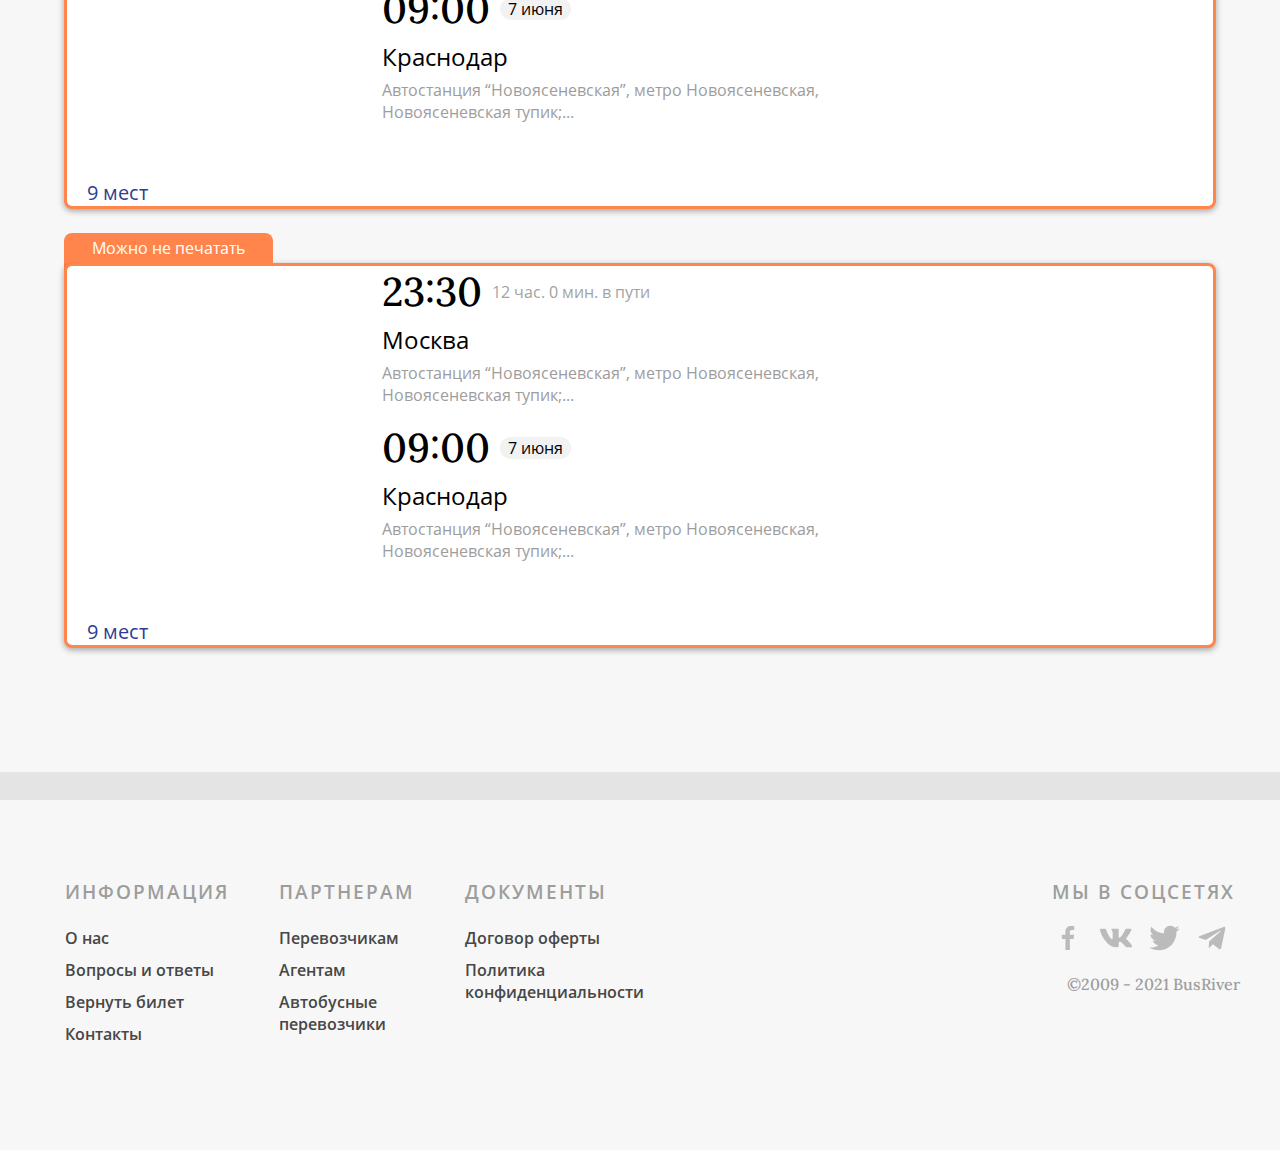
<file: pages/search.html>
<!DOCTYPE html>
<html lang="en">
  <head>
    <meta charset="UTF-8" />
    <meta http-equiv="X-UA-Compatible" content="IE=edge" />
    <meta name="viewport" content="width=device-width, initial-scale=1.0" />
    <title>BusRiver - Поиск</title>
    <link
      rel="shortcut icon"
      href="../img/logo_bright.svg"
      type="image/x-icon"
    />
    <link rel="stylesheet" href="../styles/main.css" />
    <link rel="stylesheet" href="../styles/header.css" />
    <link rel="stylesheet" href="../styles/search.css" />
    <link rel="stylesheet" href="../styles/footer.css" />
  </head>
  <body>
    <input type="checkbox" name="mobile-nav" id="mobile-nav" />
    <nav>
      <label for="mobile-nav" class="mobile-label">
        <div><span></span></div>
      </label>
      <a href="" class="nav-logo">
        <svg
          class="nav-logo-img"
          width="42"
          height="42"
          fill="none"
          xmlns="http://www.w3.org/2000/svg"
        >
          <path
            d="M3.431 0h35.535c1.484.184 2.763 1.347 2.798 2.898v5.769c-4.559-.083-9.12-.011-13.68-.038-1.335-.038-2.781.305-3.688 1.36-2.062 2.3-4.059 4.66-6.117 6.965-1.691.048-3.385-.04-5.077.045-1.158.03-2.26.59-3.016 1.463-2.39 2.726-4.76 5.47-7.147 8.195-.923 1.048-1.794 2.142-2.803 3.11V2.817c.129-.648.311-1.314.777-1.81C1.588.279 2.572.128 3.43 0z"
            fill="#2E3D91"
          />
          <path
            d="M26.856 14.124c.959-1.043 2.47-1.239 3.814-1.182 3.696.07 7.403-.109 11.094.094v3.912c-5.75-.047-11.5.015-17.25-.03.809-.906 1.531-1.887 2.342-2.794zM13.99 21.786c.816-.51 1.798-.68 2.75-.658 8.342.024 16.684-.022 25.024.021v4.052c-7.312-.072-14.624 0-21.937-.037-1.45-.032-3.022.36-4.004 1.498a466.67 466.67 0 01-2.888 3.217c9.608.04 19.22-.021 28.83.021v9.497c-.229 1.295-1.23 2.43-2.57 2.603H2.535C1.168 41.698.231 40.417.236 39.032v-1.959c3.678-4.195 7.356-8.393 11.03-12.593.852-.946 1.629-2.007 2.723-2.694z"
            fill="#2E3D91"
          />
        </svg>
        <span class="nav-logo-text">BusRiver</span>
      </a>
      <div class="nav-menu">
        <div href="" class="menu-logo">
          <svg
            class="nav-logo-img"
            width="42"
            height="42"
            fill="none"
            xmlns="http://www.w3.org/2000/svg"
          >
            <path
              d="M3.431 0h35.535c1.484.184 2.763 1.347 2.798 2.898v5.769c-4.559-.083-9.12-.011-13.68-.038-1.335-.038-2.781.305-3.688 1.36-2.062 2.3-4.059 4.66-6.117 6.965-1.691.048-3.385-.04-5.077.045-1.158.03-2.26.59-3.016 1.463-2.39 2.726-4.76 5.47-7.147 8.195-.923 1.048-1.794 2.142-2.803 3.11V2.817c.129-.648.311-1.314.777-1.81C1.588.279 2.572.128 3.43 0z"
              fill="#2E3D91"
            />
            <path
              d="M26.856 14.124c.959-1.043 2.47-1.239 3.814-1.182 3.696.07 7.403-.109 11.094.094v3.912c-5.75-.047-11.5.015-17.25-.03.809-.906 1.531-1.887 2.342-2.794zM13.99 21.786c.816-.51 1.798-.68 2.75-.658 8.342.024 16.684-.022 25.024.021v4.052c-7.312-.072-14.624 0-21.937-.037-1.45-.032-3.022.36-4.004 1.498a466.67 466.67 0 01-2.888 3.217c9.608.04 19.22-.021 28.83.021v9.497c-.229 1.295-1.23 2.43-2.57 2.603H2.535C1.168 41.698.231 40.417.236 39.032v-1.959c3.678-4.195 7.356-8.393 11.03-12.593.852-.946 1.629-2.007 2.723-2.694z"
              fill="#2E3D91"
            />
          </svg>
          <span class="nav-logo-text">BusRiver</span>
        </div>
        <a href="" class="nav-menu-item">Билеты</a>
        <a href="" class="nav-menu-item">Направления</a>
        <a href="" class="nav-menu-item">Расписание</a>
        <a href="" class="nav-menu-item">О нас</a>
        <label for="mobile-nav" class="mobile-label-close">
          <div><span></span></div>
        </label>
      </div>
    </nav>
    <main>
      <section id="jumbo">
        <div class="jumbo-header">
          <h1>Let's Drive</h1>
          <p>Билеты на автобус по России, Беларуси и Европе</p>
        </div>
        <div class="jumbo-search-form">
          <form action="" method="get">
            <div class="search-inp-group">
              <div class="search-inp-sub">
                <div class="search-inp">
                  <span class="search-inp-hint">Откуда</span><br />
                  <input
                    placeholder="Москва"
                    type="text"
                    list="from"
                    name=""
                    id=""
                  />
                  <datalist id="from">
                    <option value="Москва">Московская обл.</option>
                    <option value="Домодедово">Московская обл.</option>
                    <option value="Белгород">Белгородская обл.</option>
                    <option value="Беленихино">Белгородская обл.</option>
                    <option value="Красноярск">Красноярская обл.</option>
                    <option value="Краснодар">Краснодарская обл.</option>
                  </datalist>
                </div>
                <div class="search-inp">
                  <span class="search-inp-hint">Куда</span><br />
                  <input
                    placeholder="Краснодар"
                    type="text"
                    list="to"
                    name=""
                    id=""
                  />
                  <datalist id="to">
                    <option value="Москва">Московская обл.</option>
                    <option value="Домодедово">Московская обл.</option>
                    <option value="Белгород">Белгородская обл.</option>
                    <option value="Беленихино">Белгородская обл.</option>
                    <option value="Красноярск">Красноярская обл.</option>
                    <option value="Краснодар">Краснодарская обл.</option>
                  </datalist>
                </div>
              </div>
              <div class="search-inp-sub">
                <div class="search-inp">
                  <span class="search-inp-hint">Дата поездки</span><br />
                  <div>
                    <input placeholder="5 июня" type="text" name="" id="" />
                    <img src="../img/calendar.svg" alt="" />
                  </div>
                </div>
                <div class="search-inp">
                  <span class="search-inp-hint">Пассажиры</span><br />
                  <div>
                    <input placeholder="1 взрослый" type="text" name="" id="" />
                    <img src="../img/bi_person.svg" alt="" />
                  </div>
                </div>
              </div>
            </div>
            <input type="submit" value="Найти билет" />
          </form>
        </div>
        <img src="../img/bus-min.svg" alt="" srcset="" />
      </section>
      <section id="search">
        <div class="search-cont">
          <p class="search-hint">Отправление и прибытие по местному времени</p>
          <h2 class="search-header">
            Расписание автобусов Краснодар - Москва на 6 июня
          </h2>
          <div class="search-info">
            <div class="info-header">
              <span>Рейсы с пометкой</span>
              <div class="info-bg"><span>Можно не печатать</span></div>
            </div>
            <div class="info-text">
              При посадке просто покажите билет с экрана вашего телефона,
              распечатывать необязательно. Не забудьте взять с собой оригинал
              документа, который использовали при оформлении
            </div>
          </div>
          <div class="search-filters">
            <div class="filter-card">Время отправления</div>
            <div class="filter-card">Время в пути</div>
            <div class="filter-card">Время прибытия</div>
            <div class="filter-card active">
              <span> Стоимость</span> <img src="../img/small_arr.svg" alt="" />
            </div>
            <div class="filter-card">Популярность</div>
          </div>
          <div class="search-cards">
            <div class="search-card">
              <div class="badge">Самый быстрый</div>
              <div class="ticket-card">
                <div class="ticket-content">
                  <p class="hidden carrier">Перевозчик: ООО “Пассажирские перевозки”</p>
                  <div class="ticket-group">
                    <div class="col1">
                      <div class="date-time">
                        <div class="time">23:30</div>
                        <div class="date">6 июня</div>
                        <div class="waste">12 час. 0 мин. в пути</div>
                      </div>
                      <h3 class="destination">Москва</h3>
                      <p class="desc">
                        Автостанция “Новоясеневская”, метро Новоясеневская,
                        Новоясеневская тупик;...
                      </p>
                    </div>
                    <div class="col2">
                      <div class="date-time">
                        <div class="time">09:00</div>
                        <div class="date">7 июня</div>
                        <div class="waste">12 час. 0 мин. в пути</div>
                      </div>
                      <h3 class="destination">Краснодар</h3>
                      <p class="desc">
                        Автостанция “Новоясеневская”, метро Новоясеневская,
                        Новоясеневская тупик;...
                      </p>
                    </div>
                  </div>
                  <div class="separator"></div>
                  <div class="price">
                    <h3>2000 <b>руб</b></h3>
                    <div class="price-group">
                      <input type="submit" value="Найти билет" />
                      <span class="seats">9 мест</span>
                      <input class="hidden altsubmit" type="submit" value="2000 руб" />
                    </div>
                  </div>
                </div>
                <div class="ticket-add">
                  <div class="details">
                    <img src="../img/arr-down.svg" alt="" /> Детали
                  </div>
                  <div class="carrier">
                    Перевозчик: ООО “Пассажирские перевозки”
                  </div>
                  <div class="bus">Автобус: THON GUANG M6</div>

                  <div class="ticket-icon">
                    <img src="../img/ticket.svg" alt="" />
                  </div>
                </div>
              </div>
            </div>
            <div class="search-card no-ticket">
              <div class="badge">Можно не печатать</div>
              <div class="ticket-card">
                <div class="ticket-content">
                  <div class="col1">
                    <div class="date-time">
                      <div class="time">23:30</div>
                      <div class="date">6 июня</div>
                      <div class="waste">12 час. 0 мин. в пути</div>
                    </div>
                    <h3 class="destination">Москва</h3>
                    <p class="desc">
                      Автостанция “Новоясеневская”, метро Новоясеневская,
                      Новоясеневская тупик;...
                    </p>
                  </div>
                  <div class="col2">
                    <div class="date-time">
                      <div class="time">09:00</div>
                      <div class="date">7 июня</div>
                      <div class="waste">12 час. 0 мин. в пути</div>
                    </div>
                    <h3 class="destination">Краснодар</h3>
                    <p class="desc">
                      Автостанция “Новоясеневская”, метро Новоясеневская,
                      Новоясеневская тупик;...
                    </p>
                  </div>
                  <div class="separator"></div>
                  <div class="price">
                    <h3>2000 <b>руб</b></h3>
                    <div class="price-group">
                      <input type="submit" value="Найти билет" />
                      <span class="seats">9 мест</span>
                      
                    </div>
                  </div>
                </div>
                <div class="ticket-add">
                  <div class="details">
                    <img src="../img/arr-down.svg" alt="" /> Детали
                  </div>
                  <div class="carrier">
                    Перевозчик: ООО “Пассажирские перевозки”
                  </div>
                  <div class="bus">Автобус: THON GUANG M6</div>

                  <div class="ticket-icon">
                    <img src="../img/ticket.svg" alt="" />
                  </div>
                </div>
              </div>
            </div>
            <div class="search-card no-ticket">
              <div class="badge">Можно не печатать</div>
              <div class="ticket-card">
                <div class="ticket-content">
                  <div class="col1">
                    <div class="date-time">
                      <div class="time">23:30</div>
                      <div class="date">6 июня</div>
                      <div class="waste">12 час. 0 мин. в пути</div>
                    </div>
                    <h3 class="destination">Москва</h3>
                    <p class="desc">
                      Автостанция “Новоясеневская”, метро Новоясеневская,
                      Новоясеневская тупик;...
                    </p>
                  </div>
                  <div class="col2">
                    <div class="date-time">
                      <div class="time">09:00</div>
                      <div class="date">7 июня</div>
                      <div class="waste">12 час. 0 мин. в пути</div>
                    </div>
                    <h3 class="destination">Краснодар</h3>
                    <p class="desc">
                      Автостанция “Новоясеневская”, метро Новоясеневская,
                      Новоясеневская тупик;...
                    </p>
                  </div>
                  <div class="separator"></div>
                  <div class="price">
                    <h3>2000 <b>руб</b></h3>
                    <div class="price-group">
                      <input type="submit" value="Найти билет" />
                      <span class="seats">9 мест</span>
                    </div>
                  </div>
                </div>
                <div class="ticket-add">
                  <div class="details">
                    <img src="../img/arr-down.svg" alt="" /> Детали
                  </div>
                  <div class="carrier">
                    Перевозчик: ООО “Пассажирские перевозки”
                  </div>
                  <div class="bus">Автобус: THON GUANG M6</div>

                  <div class="ticket-icon">
                    <img src="../img/ticket.svg" alt="" />
                  </div>
                </div>
              </div>
            </div>
          </div>
        </div>
      </section>
    </main>
    <footer>
      <div class="foo-line"></div>
      <div class="foo-cont">
        <div class="foo-nav">
          <div class="foo-nav-block">
            <h3 class="blk-header">ИНФОРМАЦИЯ</h3>
            <div class="blk-items-group">
              <a href="" class="blk-item">О нас</a>
              <a href="" class="blk-item">Вопросы и ответы</a>
              <a href="" class="blk-item">Вернуть билет</a>
              <a href="" class="blk-item">Контакты</a>
            </div>
          </div>
          <div class="foo-nav-block">
            <h3 class="blk-header">ПАРТНЕРАМ</h3>
            <div class="blk-items-group">
              <a href="" class="blk-item">Перевозчикам</a>
              <a href="" class="blk-item">Агентам</a>
              <a href="" class="blk-item"
                >Автобусные <br />
                перевозчики</a
              >
            </div>
          </div>
          <div class="foo-nav-block">
            <h3 class="blk-header">ДОКУМЕНТЫ</h3>
            <div class="blk-items-group">
              <a href="" class="blk-item">Договор оферты</a>
              <a href="" class="blk-item"
                >Политика<br />
                конфиденциальности</a
              >
            </div>
          </div>
        </div>
        <div class="foo-us">
          <h3 class="foo-us-header">МЫ В СОЦСЕТЯХ</h3>
          <div class="foo-us-icon-group">
            <img class="foo-us-icon" src="../img/social/facebook.svg" alt="" />
            <img class="foo-us-icon" src="../img/social/vk.svg" alt="" />
            <img class="foo-us-icon" src="../img/social/twitter.svg" alt="" />
            <img class="foo-us-icon" src="../img/social/telegram.svg" alt="" />
          </div>
          <p class="foo-us-copyright">&copy;2009 - 2021 BusRiver</p>
        </div>
      </div>
    </footer>
  </body>
</html>
</file>
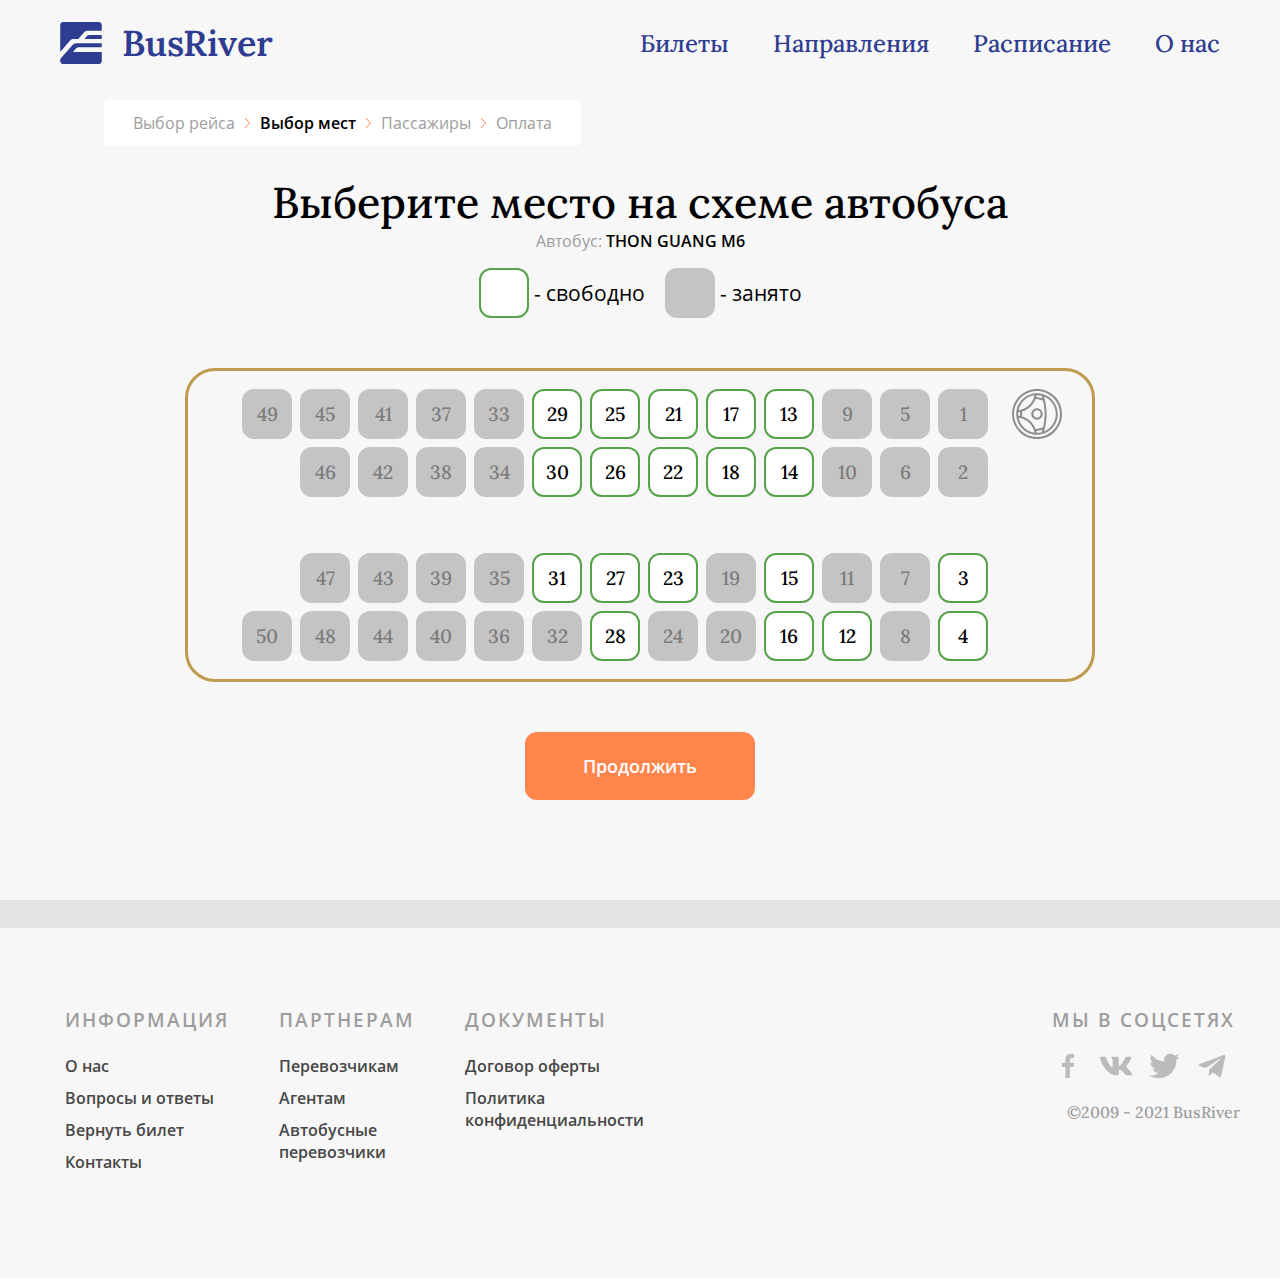
<file: pages/seat.html>
<!DOCTYPE html>
<html lang="en">
  <head>
    <meta charset="UTF-8" />
    <meta http-equiv="X-UA-Compatible" content="IE=edge" />
    <meta name="viewport" content="width=device-width, initial-scale=1.0" />
    <title>BusRiver - Поиск</title>
    <link
      rel="shortcut icon"
      href="../img/logo_bright.svg"
      type="image/x-icon"
    />
    <link rel="stylesheet" href="../styles/main.css" />
    <link rel="stylesheet" href="../styles/header.css" />
    <link rel="stylesheet" href="../styles/seat.css" />
    <link rel="stylesheet" href="../styles/footer.css" />
  </head>
  <body>
    <input type="checkbox" name="mobile-nav" id="mobile-nav" />
    <nav>
      <label for="mobile-nav" class="mobile-label">
        <div><span></span></div>
      </label>
      <a href="../index.html" class="nav-logo">
        <svg
          class="nav-logo-img"
          width="42"
          height="42"
          fill="none"
          xmlns="http://www.w3.org/2000/svg"
        >
          <path
            d="M3.431 0h35.535c1.484.184 2.763 1.347 2.798 2.898v5.769c-4.559-.083-9.12-.011-13.68-.038-1.335-.038-2.781.305-3.688 1.36-2.062 2.3-4.059 4.66-6.117 6.965-1.691.048-3.385-.04-5.077.045-1.158.03-2.26.59-3.016 1.463-2.39 2.726-4.76 5.47-7.147 8.195-.923 1.048-1.794 2.142-2.803 3.11V2.817c.129-.648.311-1.314.777-1.81C1.588.279 2.572.128 3.43 0z"
            fill="#2E3D91"
          />
          <path
            d="M26.856 14.124c.959-1.043 2.47-1.239 3.814-1.182 3.696.07 7.403-.109 11.094.094v3.912c-5.75-.047-11.5.015-17.25-.03.809-.906 1.531-1.887 2.342-2.794zM13.99 21.786c.816-.51 1.798-.68 2.75-.658 8.342.024 16.684-.022 25.024.021v4.052c-7.312-.072-14.624 0-21.937-.037-1.45-.032-3.022.36-4.004 1.498a466.67 466.67 0 01-2.888 3.217c9.608.04 19.22-.021 28.83.021v9.497c-.229 1.295-1.23 2.43-2.57 2.603H2.535C1.168 41.698.231 40.417.236 39.032v-1.959c3.678-4.195 7.356-8.393 11.03-12.593.852-.946 1.629-2.007 2.723-2.694z"
            fill="#2E3D91"
          />
        </svg>
        <span class="nav-logo-text">BusRiver</span>
      </a>
      <div class="nav-menu">
        <div href="" class="menu-logo">
          <svg
            class="nav-logo-img"
            width="42"
            height="42"
            fill="none"
            xmlns="http://www.w3.org/2000/svg"
          >
            <path
              d="M3.431 0h35.535c1.484.184 2.763 1.347 2.798 2.898v5.769c-4.559-.083-9.12-.011-13.68-.038-1.335-.038-2.781.305-3.688 1.36-2.062 2.3-4.059 4.66-6.117 6.965-1.691.048-3.385-.04-5.077.045-1.158.03-2.26.59-3.016 1.463-2.39 2.726-4.76 5.47-7.147 8.195-.923 1.048-1.794 2.142-2.803 3.11V2.817c.129-.648.311-1.314.777-1.81C1.588.279 2.572.128 3.43 0z"
              fill="#2E3D91"
            />
            <path
              d="M26.856 14.124c.959-1.043 2.47-1.239 3.814-1.182 3.696.07 7.403-.109 11.094.094v3.912c-5.75-.047-11.5.015-17.25-.03.809-.906 1.531-1.887 2.342-2.794zM13.99 21.786c.816-.51 1.798-.68 2.75-.658 8.342.024 16.684-.022 25.024.021v4.052c-7.312-.072-14.624 0-21.937-.037-1.45-.032-3.022.36-4.004 1.498a466.67 466.67 0 01-2.888 3.217c9.608.04 19.22-.021 28.83.021v9.497c-.229 1.295-1.23 2.43-2.57 2.603H2.535C1.168 41.698.231 40.417.236 39.032v-1.959c3.678-4.195 7.356-8.393 11.03-12.593.852-.946 1.629-2.007 2.723-2.694z"
              fill="#2E3D91"
            />
          </svg>
          <span class="nav-logo-text">BusRiver</span>
        </div>
        <a href="" class="nav-menu-item">Билеты</a>
        <a href="" class="nav-menu-item">Направления</a>
        <a href="" class="nav-menu-item">Расписание</a>
        <a href="" class="nav-menu-item">О нас</a>
        <label for="mobile-nav" class="mobile-label-close">
          <div><span></span></div>
        </label>
      </div>
    </nav>
    <main>
      <section id="seat">
        <div class="breadcrums">
          <span>Выбор рейса</span>
          <img src="../img/arr-bread.svg" alt="" />
          <span class="active-bread">Выбор мест</span>
          <img src="../img/arr-bread.svg" alt="" />
          <span>Пассажиры</span>
          <img src="../img/arr-bread.svg" alt="" />
          <span>Оплата</span>
        </div>
        <h1>Выберите место на схеме автобуса</h1>
        <p>Автобус: <b>THON GUANG M6</b></p>
        <div class="info">
          <div class="inf-1">
            <div></div>
            <span>- свободно</span>
          </div>
          <div class="inf-2">
            <div></div>
            <span>- занято</span>
          </div>
        </div>
        <div class="bus">
          <div class="col1">
            <div class="row1">
              <div class="seat-group">
                <div class="seat">1</div>
                <div class="seat">2</div>
              </div>
              <div class="seat-group">
                <div class="seat">5</div>
                <div class="seat">6</div>
              </div>
              <div class="seat-group">
                <div class="seat">9</div>
                <div class="seat">10</div>
              </div>
              <div class="seat-group">
                <div class="seat ava">13</div>
                <div class="seat ava">14</div>
              </div>
              <div class="seat-group">
                <div class="seat ava">17</div>
                <div class="seat ava">18</div>
              </div>
              <div class="seat-group">
                <div class="seat ava">21</div>
                <div class="seat ava">22</div>
              </div>
              <div class="seat-group">
                <div class="seat ava">25</div>
                <div class="seat ava">26</div>
              </div>
              <div class="seat-group">
                <div class="seat ava">29</div>
                <div class="seat ava">30</div>
              </div>
              <div class="seat-group">
                <div class="seat">33</div>
                <div class="seat">34</div>
              </div>
              <div class="seat-group">
                <div class="seat">37</div>
                <div class="seat">38</div>
              </div>
              <div class="seat-group">
                <div class="seat">41</div>
                <div class="seat">42</div>
              </div>
              <div class="seat-group">
                <div class="seat">45</div>
                <div class="seat">46</div>
              </div>
              <div class="seat-group">
                <div class="seat">49</div>
              </div>
            </div>
            <div class="row2">
              <div class="seat-group">
                <div class="seat ava">3</div>
                <div class="seat ava">4</div>
              </div>
              <div class="seat-group">
                <div class="seat">7</div>
                <div class="seat">8</div>
              </div>
              <div class="seat-group">
                <div class="seat">11</div>
                <div class="seat ava">12</div>
              </div>
              <div class="seat-group">
                <div class="seat ava">15</div>
                <div class="seat ava">16</div>
              </div>
              <div class="seat-group">
                <div class="seat">19</div>
                <div class="seat">20</div>
              </div>
              <div class="seat-group">
                <div class="seat ava">23</div>
                <div class="seat">24</div>
              </div>
              <div class="seat-group">
                <div class="seat ava">27</div>
                <div class="seat ava">28</div>
              </div>
              <div class="seat-group">
                <div class="seat ava">31</div>
                <div class="seat">32</div>
              </div>
              <div class="seat-group">
                <div class="seat">35</div>
                <div class="seat">36</div>
              </div>
              <div class="seat-group">
                <div class="seat">39</div>
                <div class="seat">40</div>
              </div>
              <div class="seat-group">
                <div class="seat">43</div>
                <div class="seat">44</div>
              </div>
              <div class="seat-group">
                <div class="seat">47</div>
                <div class="seat">48</div>
              </div>
              <div class="seat-group reverse">
                <div class="seat">50</div>
              </div>
            </div>
          </div>
          <div class="col2">
            <img src="../img/steering-wheel.svg" alt="" />
          </div>
        </div>
        <form action="./passengers.html" method="get">
          <input type="submit" value="Продолжить" />
        </form>
      </section>
    </main>
    <footer>
      <div class="foo-line"></div>
      <div class="foo-cont">
        <div class="foo-nav">
          <div class="foo-nav-block">
            <h3 class="blk-header">ИНФОРМАЦИЯ</h3>
            <div class="blk-items-group">
              <a href="" class="blk-item">О нас</a>
              <a href="" class="blk-item">Вопросы и ответы</a>
              <a href="" class="blk-item">Вернуть билет</a>
              <a href="" class="blk-item">Контакты</a>
            </div>
          </div>
          <div class="foo-nav-block">
            <h3 class="blk-header">ПАРТНЕРАМ</h3>
            <div class="blk-items-group">
              <a href="" class="blk-item">Перевозчикам</a>
              <a href="" class="blk-item">Агентам</a>
              <a href="" class="blk-item"
                >Автобусные <br />
                перевозчики</a
              >
            </div>
          </div>
          <div class="foo-nav-block">
            <h3 class="blk-header">ДОКУМЕНТЫ</h3>
            <div class="blk-items-group">
              <a href="" class="blk-item">Договор оферты</a>
              <a href="" class="blk-item"
                >Политика<br />
                конфиденциальности</a
              >
            </div>
          </div>
        </div>
        <div class="foo-us">
          <h3 class="foo-us-header">МЫ В СОЦСЕТЯХ</h3>
          <div class="foo-us-icon-group">
            <img class="foo-us-icon" src="../img/social/facebook.svg" alt="" />
            <img class="foo-us-icon" src="../img/social/vk.svg" alt="" />
            <img class="foo-us-icon" src="../img/social/twitter.svg" alt="" />
            <img class="foo-us-icon" src="../img/social/telegram.svg" alt="" />
          </div>
          <p class="foo-us-copyright">&copy;2009 - 2021 BusRiver</p>
        </div>
      </div>
    </footer>
  </body>
</html>
</file>
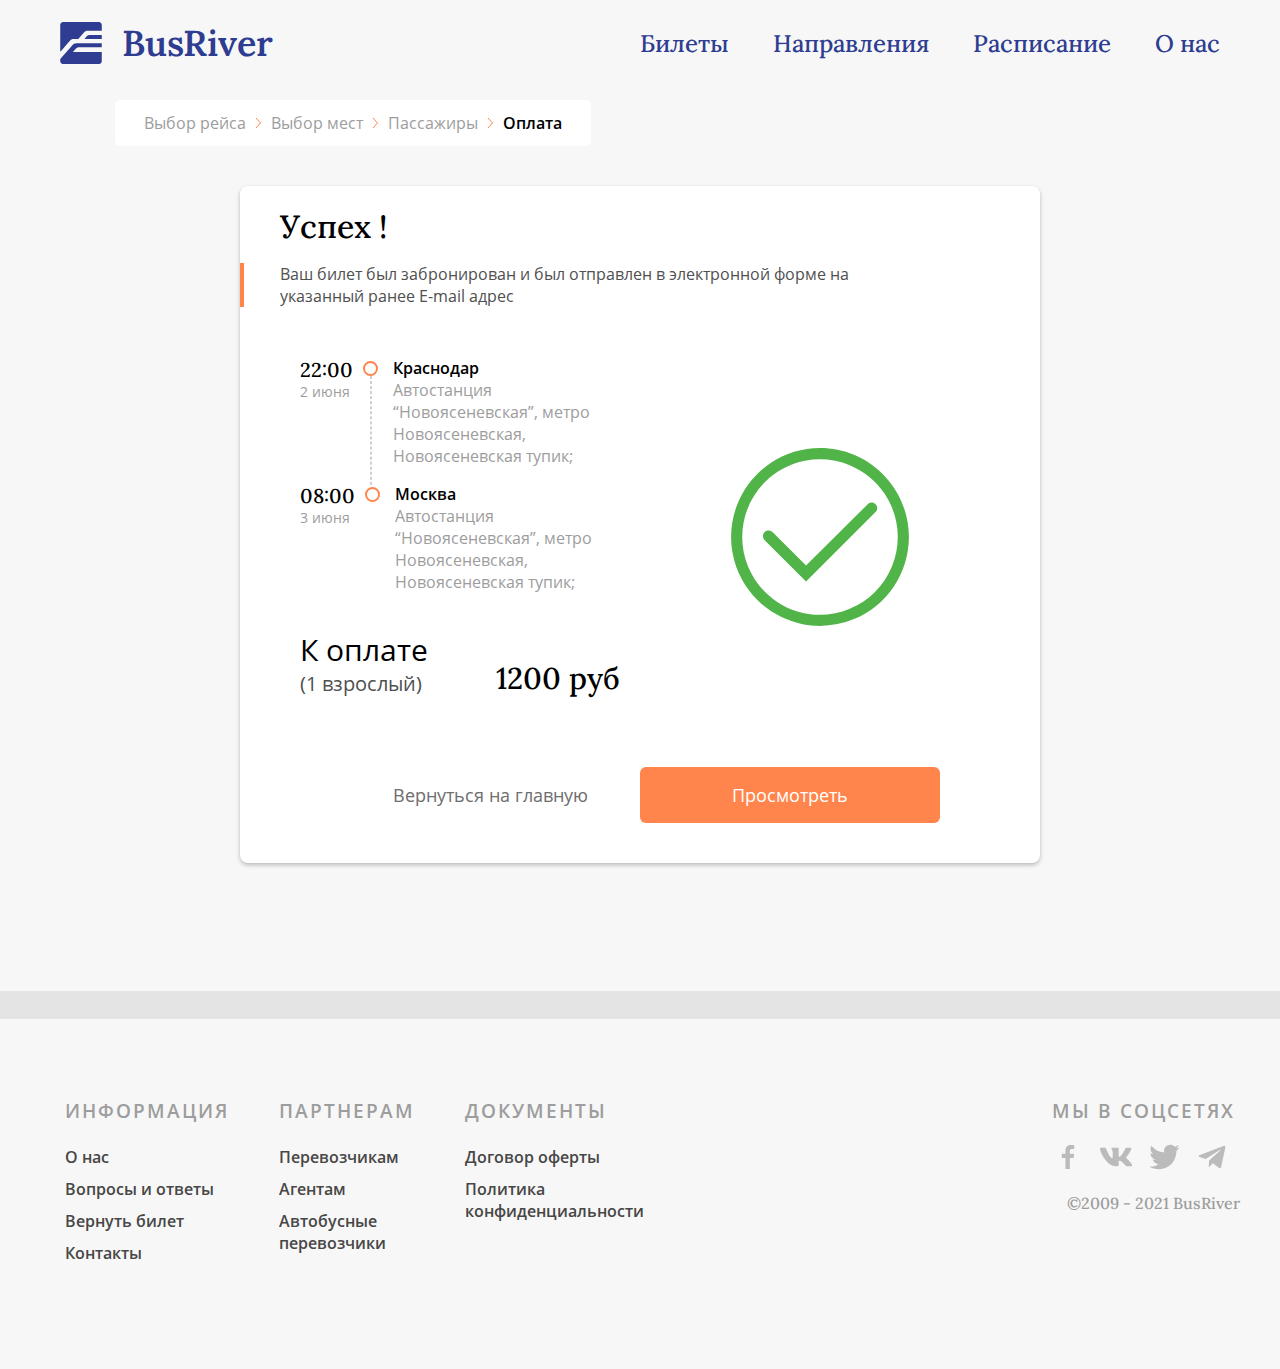
<file: pages/success.html>
<!DOCTYPE html>
<html lang="en">
  <head>
    <meta charset="UTF-8" />
    <meta http-equiv="X-UA-Compatible" content="IE=edge" />
    <meta name="viewport" content="width=device-width, initial-scale=1.0" />
    <title>BusRiver - Успех</title>
    <link
      rel="shortcut icon"
      href="../img/logo_bright.svg"
      type="image/x-icon"
    />
    <link rel="stylesheet" href="../styles/main.css" />
    <link rel="stylesheet" href="../styles/header.css" />
    <link rel="stylesheet" href="../styles/success.css" />
    <link rel="stylesheet" href="../styles/footer.css" />
  </head>
  <body>
    <input type="checkbox" name="mobile-nav" id="mobile-nav" />
    <nav>
      <label for="mobile-nav" class="mobile-label">
        <div><span></span></div>
      </label>
      <a href="../index.html" class="nav-logo">
        <svg
          class="nav-logo-img"
          width="42"
          height="42"
          fill="none"
          xmlns="http://www.w3.org/2000/svg"
        >
          <path
            d="M3.431 0h35.535c1.484.184 2.763 1.347 2.798 2.898v5.769c-4.559-.083-9.12-.011-13.68-.038-1.335-.038-2.781.305-3.688 1.36-2.062 2.3-4.059 4.66-6.117 6.965-1.691.048-3.385-.04-5.077.045-1.158.03-2.26.59-3.016 1.463-2.39 2.726-4.76 5.47-7.147 8.195-.923 1.048-1.794 2.142-2.803 3.11V2.817c.129-.648.311-1.314.777-1.81C1.588.279 2.572.128 3.43 0z"
            fill="#2E3D91"
          />
          <path
            d="M26.856 14.124c.959-1.043 2.47-1.239 3.814-1.182 3.696.07 7.403-.109 11.094.094v3.912c-5.75-.047-11.5.015-17.25-.03.809-.906 1.531-1.887 2.342-2.794zM13.99 21.786c.816-.51 1.798-.68 2.75-.658 8.342.024 16.684-.022 25.024.021v4.052c-7.312-.072-14.624 0-21.937-.037-1.45-.032-3.022.36-4.004 1.498a466.67 466.67 0 01-2.888 3.217c9.608.04 19.22-.021 28.83.021v9.497c-.229 1.295-1.23 2.43-2.57 2.603H2.535C1.168 41.698.231 40.417.236 39.032v-1.959c3.678-4.195 7.356-8.393 11.03-12.593.852-.946 1.629-2.007 2.723-2.694z"
            fill="#2E3D91"
          />
        </svg>
        <span class="nav-logo-text">BusRiver</span>
      </a>
      <div class="nav-menu">
        <div href="" class="menu-logo">
          <svg
            class="nav-logo-img"
            width="42"
            height="42"
            fill="none"
            xmlns="http://www.w3.org/2000/svg"
          >
            <path
              d="M3.431 0h35.535c1.484.184 2.763 1.347 2.798 2.898v5.769c-4.559-.083-9.12-.011-13.68-.038-1.335-.038-2.781.305-3.688 1.36-2.062 2.3-4.059 4.66-6.117 6.965-1.691.048-3.385-.04-5.077.045-1.158.03-2.26.59-3.016 1.463-2.39 2.726-4.76 5.47-7.147 8.195-.923 1.048-1.794 2.142-2.803 3.11V2.817c.129-.648.311-1.314.777-1.81C1.588.279 2.572.128 3.43 0z"
              fill="#2E3D91"
            />
            <path
              d="M26.856 14.124c.959-1.043 2.47-1.239 3.814-1.182 3.696.07 7.403-.109 11.094.094v3.912c-5.75-.047-11.5.015-17.25-.03.809-.906 1.531-1.887 2.342-2.794zM13.99 21.786c.816-.51 1.798-.68 2.75-.658 8.342.024 16.684-.022 25.024.021v4.052c-7.312-.072-14.624 0-21.937-.037-1.45-.032-3.022.36-4.004 1.498a466.67 466.67 0 01-2.888 3.217c9.608.04 19.22-.021 28.83.021v9.497c-.229 1.295-1.23 2.43-2.57 2.603H2.535C1.168 41.698.231 40.417.236 39.032v-1.959c3.678-4.195 7.356-8.393 11.03-12.593.852-.946 1.629-2.007 2.723-2.694z"
              fill="#2E3D91"
            />
          </svg>
          <span class="nav-logo-text">BusRiver</span>
        </div>
        <a href="" class="nav-menu-item">Билеты</a>
        <a href="" class="nav-menu-item">Направления</a>
        <a href="" class="nav-menu-item">Расписание</a>
        <a href="" class="nav-menu-item">О нас</a>
        <label for="mobile-nav" class="mobile-label-close">
          <div><span></span></div>
        </label>
      </div>
    </nav>
    <main>
      <section id="passenger">
        <div class="breadcrums">
          <span>Выбор рейса</span>
          <img src="../img/arr-bread.svg" alt="" />
          <span>Выбор мест</span>
          <img src="../img/arr-bread.svg" alt="" />
          <span>Пассажиры</span>
          <img src="../img/arr-bread.svg" alt="" />
          <span class="active-bread">Оплата</span>
        </div>
        <form class="global-form" action="./success.html">
          <div class="form-col1">
            <div class="form-card">
              <div class="header">
                <h2>Успех !</h2>
                <p>
                  Ваш билет был забронирован и был отправлен в электронной форме
                  на указанный ранее E-mail адрес
                </p>
              </div>
              <div class="pay-group">
                <div class="recepit">
                  <div class="row1">
                    <div class="time">
                      <span>22:00</span><br />
                      <span>2 июня</span>
                    </div>
                    <div class="marker"><div></div></div>
                    <div class="place">
                      <h4>Краснодар</h4>
                      <p>
                        Автостанция “Новоясеневская”, метро Новоясеневская,
                        Новоясеневская тупик;
                      </p>
                    </div>
                  </div>
                  <div class="row2">
                    <div class="time">
                      <span>08:00</span><br />
                      <span>3 июня</span>
                    </div>
                    <div class="marker"><div></div></div>
                    <div class="place">
                      <h4>Москва</h4>
                      <p>
                        Автостанция “Новоясеневская”, метро Новоясеневская,
                        Новоясеневская тупик;
                      </p>
                    </div>
                  </div>
                  <div class="total2">
                    <span
                      ><b>К оплате</b><br />
                      (1 взрослый)</span
                    >
                    <span>1200 руб</span>
                  </div>
                </div>
                <div class="payment-form">
                  <img src="../img/success.svg" alt="" />
                </div>
              </div>
              <div class="btn-group">
                <a href="../index.html">Вернуться на главную</a>
                <a href="http://mail.google.com/mail" target="_blank">Просмотреть</a>
              </div>
            </div>
          </div>
        </form>
      </section>
    </main>
    <footer>
      <div class="foo-line"></div>
      <div class="foo-cont">
        <div class="foo-nav">
          <div class="foo-nav-block">
            <h3 class="blk-header">ИНФОРМАЦИЯ</h3>
            <div class="blk-items-group">
              <a href="" class="blk-item">О нас</a>
              <a href="" class="blk-item">Вопросы и ответы</a>
              <a href="" class="blk-item">Вернуть билет</a>
              <a href="" class="blk-item">Контакты</a>
            </div>
          </div>
          <div class="foo-nav-block">
            <h3 class="blk-header">ПАРТНЕРАМ</h3>
            <div class="blk-items-group">
              <a href="" class="blk-item">Перевозчикам</a>
              <a href="" class="blk-item">Агентам</a>
              <a href="" class="blk-item"
                >Автобусные <br />
                перевозчики</a
              >
            </div>
          </div>
          <div class="foo-nav-block">
            <h3 class="blk-header">ДОКУМЕНТЫ</h3>
            <div class="blk-items-group">
              <a href="" class="blk-item">Договор оферты</a>
              <a href="" class="blk-item"
                >Политика<br />
                конфиденциальности</a
              >
            </div>
          </div>
        </div>
        <div class="foo-us">
          <h3 class="foo-us-header">МЫ В СОЦСЕТЯХ</h3>
          <div class="foo-us-icon-group">
            <img class="foo-us-icon" src="../img/social/facebook.svg" alt="" />
            <img class="foo-us-icon" src="../img/social/vk.svg" alt="" />
            <img class="foo-us-icon" src="../img/social/twitter.svg" alt="" />
            <img class="foo-us-icon" src="../img/social/telegram.svg" alt="" />
          </div>
          <p class="foo-us-copyright">&copy;2009 - 2021 BusRiver</p>
        </div>
      </div>
    </footer>
  </body>
</html>
</file>
<file: styles/main.css>
:root {
  --asphalt: #262628;
  --taxi: #dfa34f;
  --cone: #ff854c;
  --midnight: #2e3d91;
  --headlight: #f7f7f7;
}

* {
  box-sizing: border-box;
}

body {
  margin: 0;
}

input:focus {
  outline: 2px solid var(--cone, orangered);
}

@font-face {
  font-family: Lora;
  src: url("../fonts/Lora/static/Lora-Regular.ttf");
  font-weight: 300;
}
@font-face {
  font-family: Lora;
  src: url("../fonts/Lora/static/Lora-Italic.ttf");
  font-weight: 300;
  font-style: italic;
}

@font-face {
  font-family: Lora;
  src: url("../fonts/Lora/static/Lora-Medium.ttf");
  font-weight: 400;
}
@font-face {
  font-family: Lora;
  src: url("../fonts/Lora/static/Lora-MediumItalic.ttf");
  font-weight: 400;
  font-style: italic;
}

@font-face {
  font-family: Lora;
  src: url("../fonts/Lora/static/Lora-SemiBold.ttf");
  font-weight: 500;
}
@font-face {
  font-family: Lora;
  src: url("../fonts/Lora/static/Lora-SemiBoldItalic.ttf");
  font-weight: 500;
  font-style: italic;
}

@font-face {
  font-family: Lora;
  src: url("../fonts/Lora/static/Lora-Bold.ttf");
  font-weight: 600;
}
@font-face {
  font-family: Lora;
  src: url("../fonts/Lora/static/Lora-BoldItalic.ttf");
  font-weight: 600;
  font-style: italic;
}

@font-face {
  font-family: Open Sans;
  src: url("../fonts/Open_Sans/OpenSans-Light.ttf");
  font-weight: 200;
}
@font-face {
  font-family: Open Sans;
  src: url("../fonts/Open_Sans/OpenSans-LightItalic.ttf");
  font-weight: 200;
  font-style: italic;
}

@font-face {
  font-family: Open Sans;
  src: url("../fonts/Open_Sans/OpenSans-Regular.ttf");
  font-weight: 300;
}
@font-face {
  font-family: Open Sans;
  src: url("../fonts/Open_Sans/OpenSans-Italic.ttf");
  font-weight: 300;
  font-style: italic;
}

@font-face {
  font-family: Open Sans;
  src: url("../fonts/Open_Sans/OpenSans-SemiBold.ttf");
  font-weight: 400;
}
@font-face {
  font-family: Open Sans;
  src: url("../fonts/Open_Sans/OpenSans-SemiBoldItalic.ttf");
  font-weight: 400;
  font-style: italic;
}

@font-face {
  font-family: Open Sans;
  src: url("../fonts/Open_Sans/OpenSans-Bold.ttf");
  font-weight: 500;
}
@font-face {
  font-family: Open Sans;
  src: url("../fonts/Open_Sans/OpenSans-BoldItalic.ttf");
  font-weight: 500;
  font-style: italic;
}

@font-face {
  font-family: Open Sans;
  src: url("../fonts/Open_Sans/OpenSans-ExtraBold.ttf");
  font-weight: 600;
}
@font-face {
  font-family: Open Sans;
  src: url("../fonts/Open_Sans/OpenSans-ExtraBoldItalic.ttf");
  font-weight: 600;
  font-style: italic;
}
</file>
<file: styles/header.css>
body {
  background-color: var(--headlight, rgb(211, 211, 211));
}

nav {
  z-index: 5;
  position: absolute;
  top: 0;
  left: 50%;
  transform: translateX(-50%);
  max-width: 1200px;
  width: 100%;
  font-family: Lora;
  display: flex;
  justify-content: space-between;
  align-items: center;
}

#mobile-nav,
.mobile-label,
.mobile-label-close,
.menu-logo {
  display: none;
}

.nav-logo {
  color: var(--midnight, blue);
  text-decoration: none;
  padding: 20px;
  display: flex;
  align-items: center;
}

.nav-logo:hover {
  text-decoration: underline;
}

.nav-logo-text {
  margin-left: 20px;
  font-size: 2.25em;
  font-weight: 500;
}

.nav-menu a {
  padding: 30px 20px;
  text-decoration: none;
  color: var(--midnight, blue);
  font-size: 1.5em;
  font-weight: 400;
}

.nav-menu a:hover {
  text-decoration: underline;
}

@media screen and (max-width: 1000px) {
  nav {
    overflow-x: hidden;
  }

  .menu-logo {
    display: block;
    color: var(--midnight, blue);
    text-decoration: none;
    padding: 20px;
    display: flex;
    align-items: center;
  }
  .menu-logo:hover {
    text-decoration: underline;
    cursor: pointer;
  }

  .nav-menu {
    width: 110%;
    height: 110vh;
    background-color: var(--headlight, rgb(211, 211, 211));
    display: flex;
    flex-direction: column;
    align-items: flex-start;
    position: absolute;
    padding-left: 30px;
    right: -120%;
  }

  .mobile-label {
    cursor: pointer;
    display: block;
    position: absolute;
    right: 20px;
    top: 40px;
    width: 40px;
    height: 5px;
    background-color: var(--midnight, blue);
  }

  .mobile-label::before {
    content: "";
    display: block;
    position: absolute;
    right: 0;
    top: -250%;
    width: 50px;
    height: 5px;
    background-color: var(--midnight, blue);
  }

  .mobile-label::after {
    content: "";
    display: block;
    position: absolute;
    right: 0;
    bottom: -250%;
    width: 30px;
    height: 5px;
    background-color: var(--midnight, blue);
  }

  .mobile-label > div {
    z-index: 1;
    position: absolute;
    padding: 50px;
    top: -30px;
    left: -20px;
  }

  #mobile-nav:checked ~ nav {
    width: 100%;
    padding-bottom: 100vh;
  }

  #mobile-nav:checked ~ nav > .nav-menu {
    position: absolute;
    top: 0;
    animation: slideFromRight 200ms forwards;
  }

  @keyframes slideFromRight {
    from {
      right: -100%;
    }
    to {
      right: -7%;
    }
  }

  .mobile-label-close {
    cursor: pointer;
    display: block;
    position: absolute;
    right: 90px;
    top: 40px;
  }

  .mobile-label-close::before {
    content: "";
    display: block;
    position: absolute;
    right: 0;
    top: -250%;
    width: 40px;
    height: 5px;
    transform: rotate(45deg);
    background-color: var(--midnight, blue);
  }

  .mobile-label-close::after {
    content: "";
    display: block;
    position: absolute;
    right: 0;
    top: -250%;
    width: 40px;
    height: 5px;
    transform: rotate(-45deg);
    background-color: var(--midnight, blue);
  }

  .mobile-label-close > div {
    z-index: 1;
    position: absolute;
    padding: 40px;
    top: -30px;
    left: -60px;
  }

  #mobile-nav ~ nav > .nav-menu {
    position: absolute;
    top: 0;
    animation: slideFromLeft 200ms forwards;
  }

  @keyframes slideFromLeft {
    from {
      right: -0%;
    }
    to {
      right: -120%;
    }
  }
}
</file>
<file: styles/index.css>
#jumbo {
  display: flex;
  flex-direction: column;
  justify-content: flex-start;
  align-items: center;
  background: url("../img/Group\ 190.png");
  background-repeat: no-repeat;
  background-repeat: repeat-x;
  background-size: contain;
  position: relative;
  width: 100%;
  height: 700px;
}

.jumbo-header {
  display: flex;
  flex-direction: column;
  align-items: flex-start;
  width: calc(min(1200px, 80%));
  color: var(--taxi, yellow);
  margin-top: 70px;
  margin-bottom: 30px;
}

.jumbo-header > h1 {
  margin: 0;
  font-size: 9em;
  font-family: Lora;
  font-weight: 100;
}

.jumbo-header > p {
  margin: 0;
  margin-top: -20px;
  font-weight: 300;
  font-size: 2em;
  font-family: Open Sans;
}

#jumbo > img {
  position: absolute;
  left: 50%;
  transform: translateX(-50%);
  bottom: 6%;
  width: 700px;
}

.search-inp-group {
  border-radius: 5px;
  display: flex;
  box-shadow: 0 0 6px #bf9b51;
  margin-right: 25px;
}

.search-inp-sub {
  display: flex;
}

.jumbo-search-form > form {
  font-family: Open Sans;
  display: flex;
}

.jumbo-search-form > form .search-inp {
  background-color: white;
  padding: 12px 12px;
  padding-top: 4px;
  border-right: 1px solid #e4e4e4;
}

.jumbo-search-form
  > form
  .search-inp-sub:last-of-type
  .search-inp:last-of-type {
  border: none;
}

.jumbo-search-form > form .search-inp-sub:first-child .search-inp:first-child {
  border-top-left-radius: 5px;
  border-bottom-left-radius: 5px;
}

.jumbo-search-form > form .search-inp-sub:last-of-type .search-inp:last-child {
  border-top-right-radius: 5px;
  border-bottom-right-radius: 5px;
}

.jumbo-search-form > form input {
  margin-top: 6px;
  font-size: 1.125em;
  border: none;
  outline: none;
}

.jumbo-search-form > form input::placeholder {
  color: #c5c5c5;
}

.jumbo-search-form > form input[type="submit"] {
  box-shadow: 0 0 6px #bf9b51;
  margin-top: 0;
  font-size: 1.125em;
  color: white;
  cursor: pointer;
  padding: 12px 58px;
  background-color: var(--cone, orangered);
  border-radius: 5px;
}

.jumbo-search-form > form span {
  font-weight: lighter;
  font-size: 0.85em;
  color: #9d9d9d;
}

.jumbo-search-form > form .search-inp > div > input {
  width: 85%;
}

#advantages {
  display: flex;
  justify-content: center;
}

.advantages-cont {
  margin: 0 30px;
  margin-top: 40px;
  margin-bottom: 100px;
  max-width: 1250px;
  display: flex;
}

.advantages-group {
  display: flex;
}

.advantages-item {
  margin: 0 5px;
}

.advantages-item > h2 {
  font-weight: 500;
  margin: 8px 0;
  font-family: Lora;
  font-size: 1.5em;
}

.advantages-item > p {
  margin: 0;
  font-family: Open Sans;
  font-weight: 300;
  font-size: 1.25em;
}

#guide {
  margin-bottom: 100px;
  display: flex;
  justify-content: center;
}

.guide-card {
  padding: 20px;
  padding-bottom: 40px;
  width: calc(min(1250px, 90%));
  background-color: white;
  box-shadow: 0 2px 4px rgba(0, 0, 0, 0.25);
  border-radius: 8px;
}

.guide-group {
  width: 50%;
  display: flex;
  align-items: flex-start;
}

.guide-header {
  margin-top: 0;
  margin-bottom: 10px;
  font-family: Lora;
  font-size: 2.25em;
  font-weight: 500;
}

.guide-content {
  display: flex;
  align-items: flex-start;
}

.guide-group > img {
  margin: 0 10px;
  margin-top: 20px;
}

.guide-item {
  width: 50%;
}

.guide-item-header {
  margin: 10px 0;
  font-family: Open Sans;
  font-size: 1.2em;
  font-weight: 400;
}

.guide-item-text {
  color: #969696;
  margin: 0;
  font-family: Open Sans;
  font-size: 0.875em;
  font-weight: 300;
}

#popular {
  display: flex;
  flex-direction: column;
  align-items: center;
  margin-bottom: 100px;
}

.popular-head {
  width: calc(min(1250px, 90%));
  display: flex;
  align-items: center;
  justify-content: center;
  margin-bottom: 30px;
}

.popular-header {
  margin-top: 0;
  margin-right: 20px;
  margin-bottom: 10px;
  font-family: Lora;
  font-size: 2.25em;
  font-weight: 500;
}

.popular-head .popular-inp {
  background-color: white;
  padding: 12px 12px;
  padding-top: 4px;
  border: 2px solid hsla(0, 0%, 62%, 0.25);
}

.popular-head .popular-inp:first-of-type {
  border-right: none;
}

.popular-head .popular-inp .popular-inp-hint {
  font-family: Open Sans;
  font-weight: lighter;
  font-size: 0.85em;
  color: #9d9d9d;
}

.popular-head .popular-inp input::placeholder {
  color: #c5c5c5;
}

.popular-head .popular-inp input {
  margin-top: 6px;
  font-size: 1.125em;
  border: none;
  outline: none;
}

.popular-head .popular-inp input {
  width: 85%;
}

.popular-head .popular-inp span {
  font-weight: lighter;
  font-size: 0.85em;
  color: #9d9d9d;
}

.pop-inp-group {
  display: flex;
}

.popular-body {
  width: calc(min(1250px, 90%));
  display: flex;
  justify-content: center;
}

.popular-body img {
  border-top-left-radius: 8px;
  border-top-right-radius: 8px;
  object-fit: cover;
  width: 100%;
  height: 200px;
}

.popular-card-big,
.popular-card-small {
  box-shadow: 0 2px 4px rgba(78, 78, 78, 0.25);
  border-radius: 8px;
  margin: 10px 8px;
  padding-bottom: 6px;
  background-color: white;
}

.popular-card-small {
  display: flex;
  justify-content: space-between;
}

.pop-item-dir,
.pop-item-price {
  margin: 8px 20px;
  color: #525252;
  font-size: 1.2em;
  font-family: Open Sans;
  font-weight: 300;
}

.pop-item-price b {
  font-weight: 500;
}

#reviews {
  margin-bottom: 100px;
  display: flex;
  justify-content: center;
}

.reviews-card {
  padding: 20px 40px;
  width: calc(min(1250px, 90%));
  background-color: white;
  box-shadow: 0 2px 4px rgba(0, 0, 0, 0.25);
  border-radius: 8px;
}

.reviews-header {
  margin-top: 0;
  margin-bottom: 10px;
  font-family: Lora;
  font-size: 2.25em;
  font-weight: 500;
}

.reviews-content {
  display: flex;
}

.review-item {
  margin: 0 5px;
}

.review-item > .review-text {
  font-family: Open Sans;
  font-weight: 300;
  font-size: 1.2em;
}

.review-item > .rating {
  display: flex;
}

.review-item > .rating > div {
  margin-right: 5px;
  height: 15px;
  width: 15px;
  background-color: var(--cone, orangered);
  border-radius: 100%;
}

.review-item > .rating > div.nope {
  background-color: lightgrey;
}

.review-item > .author {
  font-family: Open Sans;
  font-weight: 300;
  font-size: 1.2em;
  font-style: italic;
}

#mail {
  margin-bottom: 100px;
  display: flex;
  justify-content: center;
}

.mail-cont {
  display: flex;
  justify-content: center;
  align-items: flex-start;
  flex-direction: row;
  width: calc(min(1350px, 90%));
}

.mail-head {
  display: flex;
}

.mail-head img {
  margin-right: 20px;
}

.mail-text h2 {
  font-weight: 400;
  color: #525252;
  font-family: Lora;
  font-size: 1.5em;
  margin: 0;
}

.mail-text p {
  max-width: 370px;
  font-weight: 300;
  color: #7d7d7d;
  font-family: Open Sans;
  font-size: 1.125em;
  margin: 0;
}

.mail-body {
  margin-left: 28px;
  margin-top: 10px;
  display: flex;
}

.mail-body > input[type="email"] {
  margin-right: 12px;
  border: 1px solid hsla(0, 0%, 62%, 0.5);
  color: #7d7d7d;
  width: 285px;
  padding: 18px 14px;
  font-size: 1.125em;
}

.mail-body > input[type="submit"] {
  font-family: Open Sans;
  font-weight: 300;
  font-size: 1.125em;
  width: 170px;
  cursor: pointer;
  border: none;
  background-color: var(--cone, orangered);
  border-radius: 5px;
  color: white;
}

@media screen and (max-width: 1400px) {
  #jumbo > img {
    left: 10%;
    width: 500px;
  }

  .search-inp {
    width: 250px;
  }

  .search-inp-sub {
    flex-direction: column;
  }

  .search-inp-group {
    flex-wrap: wrap;
  }

  .jumbo-search-form > form {
    align-items: center;
    flex-direction: column;
  }

  .jumbo-search-form > form input[type="submit"] {
    margin-top: 25px;
    height: 60px;
  }

  .jumbo-search-form
    > form
    .search-inp-sub:first-child
    .search-inp:first-child {
    border-radius: 0;
    border-top-left-radius: 5px;
  }

  .jumbo-search-form > form .search-inp-sub:first-child .search-inp:last-child {
    border-radius: 0;
    border-bottom-left-radius: 5px;
  }

  .jumbo-search-form > form .search-inp-sub:last-child .search-inp:first-child {
    border-radius: 0;
    border-top-right-radius: 5px;
  }

  .jumbo-search-form > form .search-inp-sub:last-child .search-inp:last-child {
    border-radius: 0;
    border-bottom-right-radius: 5px;
  }

  .jumbo-search-form > form .search-inp-sub:last-of-type .search-inp {
    border: none;
  }
}

@media screen and (max-width: 950px) {
  .advantages-group {
    flex-direction: column;
  }

  .guide-content {
    flex-direction: column;
  }

  .guide-group {
    width: 95%;
  }

  .pop-group:last-child {
    display: none;
  }

  #jumbo > img {
    left: 0%;
  }
}

@media screen and (max-width: 810px) {
  .popular-head {
    flex-direction: column;
  }

  .mail-cont {
    align-items: center;
    flex-direction: column;
  }

  .jumbo-header {
    margin-top: 100px;
  }

  .jumbo-header h1 {
    font-size: 3em;
  }

  .jumbo-header p {
    margin-top: 0;
    font-size: 0.875em;
  }
}

@media screen and (max-width: 750px) {
  #jumbo {
    background-size: cover;
  }
}

@media screen and (max-width: 640px) {
  .search-inp-group {
    flex-direction: column;
  }

  .jumbo-search-form
    > form
    .search-inp-sub:first-child
    .search-inp:first-child {
    border-radius: 0;
    border-top-left-radius: 5px;
    border-top-right-radius: 5px;
  }

  .jumbo-search-form > form .search-inp-sub:first-child .search-inp:last-child {
    border-radius: 0;
  }

  .jumbo-search-form > form .search-inp-sub:last-child .search-inp:first-child {
    border-radius: 0;
  }

  .jumbo-search-form > form .search-inp-sub:last-child .search-inp:last-child {
    border-radius: 0;
    border-bottom-left-radius: 5px;
    border-bottom-right-radius: 5px;
  }

  .jumbo-search-form > form .search-inp-sub .search-inp {
    border-bottom: 1px solid #e4e4e4;
  }

  .jumbo-search-form > form .search-inp-sub:first-of-type .search-inp {
    border-right: 0;
  }

  .jumbo-search-form > form .search-inp-sub:last-of-type .search-inp {
    border-bottom: 1px solid #e4e4e4;
  }

  #jumbo > img {
    left: -30%;
  }
}

@media screen and (max-width: 540px) {
  .advantages-cont {
    flex-direction: column;
  }

  .guide-group {
    flex-direction: column;
  }

  .guide-group > img {
    transform: rotate(90deg);
  }

  .guide-group > .guide-item {
    width: 100%;
  }

  .pop-inp-group {
    flex-direction: column;
  }

  .pop-inp-group > .popular-inp:last-of-type {
    border-top: 0;
  }

  .popular-body .pop-group:nth-child(2) {
    display: none;
  }

  .reviews-content {
    flex-direction: column;
  }

  .mail-head {
    align-items: center;
    flex-direction: column;
  }

  .mail-head > img {
    width: 100px;
  }

  .mail-body {
    flex-direction: column;
  }

  .mail-body > input[type="submit"] {
    margin-top: 20px;
    height: 60px;
  }

  #jumbo > img {
    display: none;
  }
}
</file>
<file: styles/footer.css>
footer {
  display: flex;
  flex-direction: column;
  justify-content: center;
  align-items: center;
  padding-bottom: 100px;
}

.foo-line {
  width: 100%;
  height: 28px;
  background-color: #e4e4e4;
}

.foo-cont {
  width: calc(min(1250px, 100%));
  padding-top: 60px;
  justify-content: space-between;
  display: flex;
}

.foo-nav {
  display: flex;
  padding-left: 25px;
}

.foo-us {
  padding-right: 25px;
}

.foo-nav-block,
.foo-us {
  padding: 0 25px;
}

.blk-header,
.foo-us-header {
  font-family: Open Sans;
  font-weight: 400;
  color: #9d9d9d;
  letter-spacing: 2px;
}

.blk-items-group {
  display: flex;
  flex-direction: column;
}

.blk-item {
  font-weight: 400;
  padding: 5px 0;
  text-decoration: none;
  color: rgb(71, 71, 71);
  font-size: 1em;
  font-family: Open Sans;
}

.blk-item:hover {
  text-decoration: underline;
}

.foo-us-icon {
  cursor: pointer;
  padding-right: 12px;
}

.foo-us-copyright {
  text-align: right;
  color: #9d9d9d;
  font-family: Lora;
  font-size: 1em;
}

@media screen and (max-width: 900px) {
  .foo-cont {
    align-items: center;
    flex-direction: column;
  }

  .foo-us {
    margin-top: 20px;
    padding-left: 50px;
  }

  .foo-us-copyright {
    text-align: left;
  }
}

@media screen and (max-width: 600px) {
  .foo-nav {
    flex-direction: column;
  }

  .foo-us,
  .foo-nav-block {
    margin-top: 20px;
  }
}
</file>
<file: styles/passengers.css>
body {
  padding-top: 100px;
}

#passenger {
  padding-bottom: 100px;
  margin: 0 auto;
  width: calc(min(1050px, 90%));
  display: flex;
  flex-direction: column;
  justify-content: center;
  align-items: center;
}

.breadcrums {
  align-self: flex-start;
  display: inline-block;
  padding: 12px 24px;
  background-color: white;
  border-radius: 5px;
  margin-bottom: 40px;
}

.breadcrums span {
  cursor: pointer;
  font-family: Open Sans;
  margin: 0 5px;
  color: #9d9d9d;
  font-weight: 300;
}

.breadcrums span:hover {
  color: #525252;
}

.global-form {
  display: flex;
  justify-content: space-between;
  width: 100%;
}

.form-card,
.recepit {
  margin-bottom: 28px;
  padding: 20px;
  background-color: white;
  box-shadow: 0 2px 4px rgba(0, 0, 0, 0.25);
  border-radius: 8px;
}

.form-card h2 {
  margin: 0;
  font-family: Lora;
  font-size: 2em;
  font-weight: 400;
}

.form-card p {
  position: relative;
  font-family: Open Sans;
  font-weight: 300;
  color: #505050;
  font-size: 1em;
  margin-bottom: 30px;
}

.form-card p::before {
  content: "";
  position: absolute;
  left: -20px;
  height: 100%;
  width: 4px;
  background-color: var(--cone, orangered);
}

.form-col1 {
  width: 62%;
}

.form-col2 {
  width: 35%;
}

span.active-bread {
  color: black;
  font-weight: 400;
}

.d-group {
  justify-content: space-between;
  display: flex;
  margin-bottom: 16px;
}

.inp-group {
  width: 48%;
  display: flex;
  flex-direction: column;
}

.inp-group > label {
  font-family: Open Sans;
  font-weight: 300;
  color: #505050;
  font-size: 0.9em;
  margin-bottom: 5px;
}

.inp-group > :is(input, select) {
  font-family: Open Sans;
  font-size: 1em;
  font-weight: 300;
  padding: 12px 12px;
  border: 1px solid #cdcdcd;
  border-radius: 8px;
  outline: none;
}

.inp-group > :is(input, select):focus {
  box-shadow: 0 2px 4px rgba(0, 0, 0, 0.25);
}

.seat-place {
  font-family: Open Sans;
  font-size: 1em;
  font-weight: 300;
  color: var(--cone, orangered);
  position: relative;
  border-radius: 8px;
  display: flex;
  justify-content: center;
  width: 100%;
  padding: 12px 12px;
  border: 2px solid var(--cone, orangered);
}

.seat-place img {
  position: absolute;
  left: 10px;
}

.recepit {
  display: flex;
  flex-direction: column;
  align-items: center;
}

.recepit h2 {
  align-self: flex-start;
  margin: 0;
  font-family: Lora;
  font-size: 2em;
  font-weight: 400;
}

.divider {
  width: 95%;
  height: 1px;
  background-color: #d4d4d4;
  margin: 20px 0;
}

.row1,
.row2 {
  display: flex;
}

.time {
  margin-right: 10px;
}

.time > span:first-child {
  font-family: Lora;
  font-size: 1.25em;
  font-weight: 400;
}

.time > span:last-child {
  font-family: Open Sans;
  color: #9d9d9d;
  font-size: 0.85em;
  font-weight: 300;
}

.marker {
  background-color: white;
  position: relative;
  margin-top: 4px;
}

.row1 .marker::before {
  content: "";
  height: 100%;
  position: absolute;
  top: 15px;
  left: 50%;
  transform: translateX(-50%);
  border: 1px dashed #cfcfcf;
}

.marker > div {
  height: 15px;
  width: 15px;
  border-radius: 100%;
  border: 2px solid var(--cone, oreangered);
}

.place {
  font-family: Open Sans;
  font-weight: 300;
  margin-left: 15px;
}

.place h4 {
  font-weight: 400;
  margin: 0;
}

.place p {
  margin-top: 0;
  color: #9d9d9d;
}

.total1 {
  font-family: Open Sans;
  font-weight: 300;
  font-size: 1.25em;
  width: 100%;
  display: flex;
  justify-content: space-between;
  margin: 20px 0;
}

.total1 div:last-child {
  font-family: Lora;
  font-weight: 400;
}

.total2 {
  font-family: Open Sans;
  font-weight: 300;
  font-size: 1.25em;
  width: 100%;
  display: flex;
  align-items: flex-end;
  justify-content: space-between;
  margin: 20px 0;
}

.total2 span {
  color: #505050;
}

.total2 span:last-child {
  text-align: right;
  font-size: 1.5em;
  color: black;
  font-family: Lora;
  font-weight: 400;
}

.total2 span b {
  color: black;
  font-weight: 300;
  font-size: 1.5em;
}

.return-ticket {
  align-self: flex-start;
}

.return-ticket a {
  font-family: Open Sans;
  font-weight: 300;
  font-weight: 1.5em;
  text-decoration: none;
  color: var(--cone, orangered);
}

.recepit {
  position: sticky;
  top: 20px;
}

.form-card .header {
  display: flex;
  justify-content: space-between;
}

.security {
  display: flex;
  align-items: flex-start;
}

.payment-icons {
  display: flex;
}

.payment-icons img {
  margin-right: 15px;
}

p.sec-text {
  margin: 0;
  margin-right: 15px;
  font-size: 0.85em;
}

.sec-text::before {
  display: none;
}

.d-group.col {
  margin-top: 20px;
  display: flex;
  flex-direction: column;
}

.d-group.col .inp-group {
  width: 100%;
  display: flex;
  flex-direction: row;
}

.d-group.col .inp-group input {
  width: 15px;
  height: 15px;
}

.d-group.col .inp-group label {
  font-weight: 400;
  font-size: 1em;
  margin-bottom: 10px;
}

.d-group.col .inp-group label b {
  font-weight: 400;
  text-decoration: underline;
  color: var(--cone, orangered);
}

.container {
  display: block;
  position: relative;
  padding-left: 35px;
  margin-bottom: 12px;
  cursor: pointer;
  font-size: 22px;
  user-select: none;
}

/* Hide the browser's default checkbox */
.container input {
  position: absolute;
  opacity: 0;
  cursor: pointer;
  height: 0;
  width: 0;
}

/* Create a custom checkbox */
.checkmark {
  border-radius: 6px;
  box-shadow: 0 0 0 1px #c5c5c5;
  position: absolute;
  top: 0;
  left: 0;
  height: 25px;
  width: 25px;
  background-color: #eee;
}

/* On mouse-over, add a grey background color */
.container:hover input ~ .checkmark {
  background-color: #ccc;
}

.container:hover input:checked ~ .checkmark {
  background-color: hsl(19, 100%, 55%);
}

/* When the checkbox is checked, add a blue background */
.container input:checked ~ .checkmark {
  box-shadow: none;
  background-color: var(--cone, orangered);
}

/* Create the checkmark/indicator (hidden when not checked) */
.checkmark:after {
  content: "";
  position: absolute;
  display: none;
}

/* Show the checkmark when checked */
.container input:checked ~ .checkmark:after {
  display: block;
}

/* Style the checkmark/indicator */
.container .checkmark:after {
  left: 9px;
  top: 5px;
  width: 5px;
  height: 10px;
  border: solid white;
  border-width: 0 3px 3px 0;
  transform: rotate(45deg);
}

.btn-group {
  width: 100%;
}

.btn-group input {
  border: none;
  cursor: pointer;
  background-color: var(--cone, orangered);
  border-radius: 6px;
  color: white;
  margin-bottom: 10px;
  font-size: 1.1em;
  font-weight: 300;
  font-family: Open Sans;
  padding: 16px 0;
  width: 100%;
}

.btn-group input:hover {
  background-color: hsl(19, 100%, 55%);
}

.sec-sub-info {
  justify-content: center;
  display: flex;
}

.sec-sub-info p {
  margin: 0;
  margin-left: 10px;
  font-size: 0.9em;
  color: #505050;
  font-weight: 300;
  font-family: Open Sans;
}

.sec-sub-info img {
  width: 20px;
}

@media screen and (max-width: 710px) {
  .global-form {
    flex-direction: column-reverse;
  }

  .form-col1,
  .form-col2 {
    width: 100%;
  }
}

@media screen and (max-width: 600px) {
  .breadcrums {
    display: none;
  }
}

@media screen and (max-width: 375px) {
  .breadcrums {
    display: none;
  }

  .d-group {
    margin-bottom: 0;
    flex-direction: column;
  }

  .inp-group {
    margin-bottom: 16px;
    width: 100%;
  }

  .security {
    flex-direction: column;
  }

  .form-card .header h2:last-child {
    text-align: right;
  }
}
</file>
<file: styles/purchase.css>
body {
  padding-top: 100px;
}

#passenger {
  padding-bottom: 100px;
  margin: 0 auto;
  width: calc(min(1050px, 90%));
  display: flex;
  flex-direction: column;
  justify-content: center;
  align-items: center;
}

.breadcrums {
  align-self: flex-start;
  display: inline-block;
  padding: 12px 24px;
  background-color: white;
  border-radius: 5px;
  margin-bottom: 40px;
}

.breadcrums span {
  cursor: pointer;
  font-family: Open Sans;
  margin: 0 5px;
  color: #9d9d9d;
  font-weight: 300;
}

.breadcrums span:hover {
  color: #525252;
}

.global-form {
  display: flex;
  justify-content: space-between;
  width: 100%;
}

.form-card {
  display: flex;
  flex-direction: column;
  align-items: center;
  width: calc(min(90%, 900px));
  margin-bottom: 28px;
  padding: 20px 40px;
  background-color: white;
  box-shadow: 0 2px 4px rgba(0, 0, 0, 0.25);
  border-radius: 8px;
}

.form-card h2 {
  margin: 0;
  font-family: Lora;
  font-size: 2em;
  font-weight: 400;
}

.form-card p {
  position: relative;
  font-family: Open Sans;
  font-weight: 300;
  color: #505050;
  font-size: 1em;
  margin-bottom: 30px;
}

.form-col1 {
  display: flex;
  flex-direction: column;
  align-items: center;
  width: 100%;
}

span.active-bread {
  color: black;
  font-weight: 400;
}

.d-group {
  justify-content: space-between;
  display: flex;
  flex-direction: column;
  margin-bottom: 16px;
}

.inp-group {
  margin-bottom: 16px;
  width: 100%;
  display: flex;
  flex-direction: column;
}

.inp-group > label {
  font-family: Open Sans;
  font-weight: 300;
  color: #505050;
  font-size: 0.9em;
  margin-bottom: 5px;
}

.inp-group > :is(input, select) {
  font-family: Open Sans;
  font-size: 1em;
  font-weight: 300;
  padding: 12px 12px;
  border: 1px solid #cdcdcd;
  border-radius: 8px;
  outline: none;
}

.inp-group > :is(input, select):focus {
  box-shadow: 0 2px 4px rgba(0, 0, 0, 0.25);
}

.divider {
  width: 95%;
  height: 1px;
  background-color: #d4d4d4;
  margin: 20px 0;
}

.row1,
.row2 {
  display: flex;
}

.time {
  margin-right: 10px;
}

.time > span:first-child {
  font-family: Lora;
  font-size: 1.25em;
  font-weight: 400;
}

.time > span:last-child {
  font-family: Open Sans;
  color: #9d9d9d;
  font-size: 0.85em;
  font-weight: 300;
}

.marker {
  background-color: white;
  position: relative;
  margin-top: 4px;
}

.row1 .marker::before {
  content: "";
  height: 100%;
  position: absolute;
  top: 15px;
  left: 50%;
  transform: translateX(-50%);
  border: 1px dashed #cfcfcf;
}

.marker > div {
  height: 15px;
  width: 15px;
  border-radius: 100%;
  border: 2px solid var(--cone, oreangered);
}

.place {
  font-family: Open Sans;
  font-weight: 300;
  margin-left: 15px;
}

.place h4 {
  font-weight: 400;
  margin: 0;
}

.place p {
  margin-top: 0;
  color: #9d9d9d;
}

.total2 {
  font-family: Open Sans;
  font-weight: 300;
  font-size: 1.25em;
  width: 100%;
  display: flex;
  align-items: flex-end;
  justify-content: space-between;
  margin: 20px 0;
}

.total2 span {
  color: #505050;
}

.total2 span:last-child {
  text-align: right;
  font-size: 1.5em;
  color: black;
  font-family: Lora;
  font-weight: 400;
}

.total2 span b {
  color: black;
  font-weight: 300;
  font-size: 1.5em;
}

.form-card .header {
  align-self: flex-start;
  display: flex;
  justify-content: space-between;
}

.security {
  display: flex;
  align-items: flex-start;
}

.payment-icons {
  display: flex;
}

.payment-icons img {
  margin-right: 15px;
}

.btn-group {
  margin-bottom: 10px;
  display: flex;
  flex-direction: column;
  align-items: center;
  width: calc(min(90%, 300px));
}

.btn-group input {
  border: none;
  cursor: pointer;
  background-color: var(--cone, orangered);
  border-radius: 6px;
  color: white;
  margin-bottom: 10px;
  font-size: 1.1em;
  font-weight: 300;
  font-family: Open Sans;
  padding: 16px 0;
  width: 100%;
}

.btn-group input:hover {
  background-color: hsl(19, 100%, 55%);
}

.btn-group span {
  font-family: Lora;
  font-size: 2.25em;
  margin: 10px 0;
}

.sec-sub-info {
  justify-content: center;
  display: flex;
}

.sec-sub-info p {
  margin: 0;
  margin-left: 10px;
  font-size: 0.9em;
  color: #505050;
  font-weight: 300;
  font-family: Open Sans;
}

.sec-sub-info img {
  width: 20px;
}

.pay-group {
  display: flex;
  justify-content: space-between;
}

.recepit,
.payment-form {
  width: 46%;
}

@media screen and (max-width: 710px) {
  .global-form {
    flex-direction: column-reverse;
  }

  .form-col1 {
    width: 100%;
  }
}

@media screen and (max-width: 650px) {
  .pay-group {
    flex-direction: column-reverse;
  }

  .payment-form,
  .recepit {
    width: 100%;
  }

  .recepit {
    margin-bottom: 40px;
  }
}

@media screen and (max-width: 600px) {
  .breadcrums {
    display: none;
  }
}

@media screen and (max-width: 375px) {
  .breadcrums {
    display: none;
  }

  .d-group {
    margin-bottom: 0;
    flex-direction: column;
  }

  .inp-group {
    margin-bottom: 16px;
    width: 100%;
  }

  .security {
    flex-direction: column;
  }

  .form-card .header h2:last-child {
    text-align: right;
  }
}
</file>
<file: styles/search.css>
#jumbo {
  display: flex;
  flex-direction: column;
  justify-content: flex-start;
  align-items: center;
  background: url("../img/Group\ 190.png");
  background-repeat: no-repeat;
  background-repeat: repeat-x;
  background-size: contain;
  position: relative;
  width: 100%;
  height: 700px;
}

.jumbo-header {
  display: flex;
  flex-direction: column;
  align-items: flex-start;
  width: calc(min(1200px, 80%));
  color: var(--taxi, yellow);
  margin-top: 70px;
  margin-bottom: 30px;
}

.jumbo-header > h1 {
  margin: 0;
  font-size: 9em;
  font-family: Lora;
  font-weight: 100;
}

.jumbo-header > p {
  margin: 0;
  margin-top: -20px;
  font-weight: 300;
  font-size: 2em;
  font-family: Open Sans;
}

#jumbo > img {
  position: absolute;
  left: 50%;
  transform: translateX(-50%);
  bottom: 6%;
  width: 700px;
}

.search-inp-group {
  border-radius: 5px;
  display: flex;
  box-shadow: 0 0 6px #bf9b51;
  margin-right: 25px;
}

.search-inp-sub {
  display: flex;
}

.jumbo-search-form > form {
  font-family: Open Sans;
  display: flex;
}

.jumbo-search-form > form .search-inp {
  background-color: white;
  padding: 12px 12px;
  padding-top: 4px;
  border-right: 1px solid #e4e4e4;
}

.jumbo-search-form
  > form
  .search-inp-sub:last-of-type
  .search-inp:last-of-type {
  border: none;
}

.jumbo-search-form > form .search-inp-sub:first-child .search-inp:first-child {
  border-top-left-radius: 5px;
  border-bottom-left-radius: 5px;
}

.jumbo-search-form > form .search-inp-sub:last-of-type .search-inp:last-child {
  border-top-right-radius: 5px;
  border-bottom-right-radius: 5px;
}

.jumbo-search-form > form input {
  margin-top: 6px;
  font-size: 1.125em;
  border: none;
  outline: none;
}

.jumbo-search-form > form input[type="submit"] {
  box-shadow: 0 0 6px #bf9b51;
  margin-top: 0;
  font-size: 1.125em;
  color: white;
  cursor: pointer;
  padding: 12px 58px;
  background-color: var(--cone, orangered);
  border-radius: 5px;
}

.jumbo-search-form > form input[type="submit"]:hover {
  background-color: hsl(19, 100%, 55%);
}

.jumbo-search-form > form span {
  font-weight: lighter;
  font-size: 0.85em;
  color: #9d9d9d;
}

.jumbo-search-form > form .search-inp > div > input {
  width: 85%;
}

#search {
  display: flex;
  justify-content: center;
}

.search-cont {
  margin-top: 30px;
  width: calc(min(1250px, 90%));
  display: flex;
  flex-direction: column;
  align-items: flex-start;
}

.search-hint {
  margin: 0;
  font-size: 1em;
  font-family: Open Sans;
  font-weight: 300;
  color: #7e7e7e;
}

.search-header {
  margin: 0;
  font-size: 2em;
  font-weight: 500;
  font-family: Lora;
}

.search-info {
  margin: 12px 0;
  margin-bottom: 24px;
  background-color: white;
  border-radius: 5px;
  padding: 15px;
}

.info-header {
  margin: 0;
  font-size: 1.2em;
  font-family: Open Sans;
  font-weight: 400;
}

.info-header > span {
  margin-right: 5px;
}

.info-bg {
  background-color: var(--cone, orangered);
  display: inline-block;
  border-radius: 4px;
  padding: 2px 16px;
}

.info-bg > span {
  color: white;
  font-weight: 400;
}

.info-text {
  margin: 0;
  margin-top: 10px;
  font-size: 1em;
  color: #9d9d9d;
  font-family: Open Sans;
  font-weight: 300;
}

.search-filters {
  margin-bottom: 24px;
  display: flex;
}

.filter-card {
  display: flex;
  align-items: center;
  cursor: pointer;
  font-family: Open Sans;
  font-weight: 300;
  padding: 12px 22px;
  background-color: white;
  margin-right: 10px;
  border-radius: 6px;
}

.active {
  color: var(--cone, orangered);
  border: 2px solid var(--cone, orangered);
  display: flex;
  align-items: center;
}

.active img {
  margin-left: 10px;
  margin-top: 5px;
  width: 20px;
}

.search-cards {
  margin-bottom: 100px;
  width: 100%;
}

.search-card {
  margin-bottom: 24px;
  position: relative;
  width: 100%;
}

.badge {
  position: relative;
  font-family: Open Sans;
  font-weight: 300;
  background-color: #56a349;
  color: white;
  display: inline-block;
  padding: 4px 28px;
  border-top-left-radius: 8px;
  border-top-right-radius: 8px;
}

.badge::before {
  content: "";
  z-index: -1;
  background-color: #56a349;
  position: absolute;
  left: 0;
  top: 10px;
  height: 100%;
  width: 100%;
}

.no-ticket .badge {
  background-color: var(--cone, orangered);
}

.no-ticket .badge::before {
  background-color: var(--cone, orangered);
}

.ticket-card {
  box-shadow: 0 2px 6px rgba(0, 0, 0, 0.35);
  border: 3px solid #56a349;
  width: 100%;
  background-color: white;
  border-radius: 8px;
  border-top-left-radius: 8px;
}

.no-ticket .ticket-card {
  border: 3px solid var(--cone, orangered);
}

.ticket-group {
  width: 68%;
  display: flex;
}

.ticket-content {
  padding: 20px;
  display: flex;
  align-items: center;
  justify-content: space-between;
}

.col1 {
  display: flex;
  flex-direction: column;
}

.col2 {
  display: flex;
  flex-direction: column;
}

.date-time {
  align-items: center;
  display: flex;
}

.date-time > div.time {
  font-family: Lora;
  font-size: 2.5em;
  font-weight: 400;
}

.date-time > div.date {
  margin: 0 10px;
  height: fit-content;
  padding: 0 8px;
  border-radius: 20px;
  font-family: Open Sans;
  font-size: 1em;
  font-weight: 300;
  background-color: #f2f2f2;
}

.date-time > div.waste {
  font-family: Open Sans;
  font-size: 1em;
  font-weight: 300;
  color: #a3a3a3;
}

.destination {
  margin: 0;
  margin-top: 6px;
  margin-bottom: -10px;
  font-family: Open Sans;
  font-size: 1.5em;
  font-weight: 300;
}

.desc {
  font-family: Open Sans;
  font-size: 1em;
  font-weight: 300;
  color: #9d9d9d;
}

.price {
  width: 30%;
  margin-top: 40px;
  display: flex;
}

.price h3 {
  margin: 0;
  font-family: Lora;
  font-size: 2.5em;
  font-weight: 400;
}

.price h3 > b {
  font-weight: 400;
  font-size: 0.6em;
}

.price-group {
  height: 100%;
  margin-left: 30px;
  display: flex;
  flex-direction: column;
  align-items: center;
}

.price-group input {
  cursor: pointer;
  padding: 16px 38px;
  border: none;
  outline: none;
  background-color: var(--cone, orangered);
  border-radius: 8px;
  color: white;
  font-family: Open Sans;
  font-weight: 300;
  font-size: 1em;
}

.price-group input:hover {
  background-color: hsl(19, 100%, 55%);
}

.seats {
  font-family: Open Sans;
  font-weight: 300;
  font-size: 1em;
  color: var(--midnight, blue);
}

.ticket-add {
  border-bottom-left-radius: 8px;
  border-bottom-right-radius: 8px;
  height: 50px;
  padding: 20px;
  display: flex;
  align-items: center;
  background-color: #f2f2f2;
}

.details {
  margin-right: 20px;
  font-family: Open Sans;
  font-weight: 300;
  font-size: 1em;
  color: var(--cone, orangered);
}

.carrier {
  margin-right: 20px;
  font-family: Open Sans;
  font-weight: 300;
  font-size: 1em;
  color: #7d7d7d;
}

.bus {
  margin-right: 20px;
  font-family: Open Sans;
  font-weight: 300;
  font-size: 1em;
  color: #7d7d7d;
}

.separator {
  position: absolute;
  bottom: 3px;
  right: 33%;
  height: 87%;
  border: 1px dashed #e2e2e2;
}

.ticket-icon {
  position: absolute;
  right: 370px;
}

.ticket-icon img {
  width: 25px;
}

.hidden {
  display: none;
}

@media screen and (max-width: 1400px) {
  #jumbo > img {
    left: 10%;
    width: 500px;
  }

  .search-inp {
    width: 250px;
  }

  .search-inp-sub {
    flex-direction: column;
  }

  .search-inp-group {
    flex-wrap: wrap;
  }

  .jumbo-search-form > form {
    align-items: center;
    flex-direction: column;
  }

  .jumbo-search-form > form input[type="submit"] {
    margin-top: 25px;
    height: 60px;
  }

  .jumbo-search-form
    > form
    .search-inp-sub:first-child
    .search-inp:first-child {
    border-radius: 0;
    border-top-left-radius: 5px;
  }

  .jumbo-search-form > form .search-inp-sub:first-child .search-inp:last-child {
    border-radius: 0;
    border-bottom-left-radius: 5px;
  }

  .jumbo-search-form > form .search-inp-sub:last-child .search-inp:first-child {
    border-radius: 0;
    border-top-right-radius: 5px;
  }

  .jumbo-search-form > form .search-inp-sub:last-child .search-inp:last-child {
    border-radius: 0;
    border-bottom-right-radius: 5px;
  }

  .jumbo-search-form > form .search-inp-sub:last-of-type .search-inp {
    border: none;
  }

  .separator,
  .ticket-icon,
  .ticket-add,
  .col1 .date,
  .col2 .waste {
    display: none;
  }

  .col1 .waste {
    margin-left: 10px;
  }

  .hidden {
    display: block;
  }

  .ticket-group {
    justify-content: center;
  }
  .ticket-content {
    padding: 0;
    flex-direction: column;
  }

  .col1,
  .col2 {
    width: 45%;
  }

  .price {
    width: 100%;
  }
  .price h3 {
    display: none;
  }

  .price-group .altsubmit {
    font-family: Lora;
    font-size: 1.5em;
    box-shadow: 0 0 0 3px var(--cone, orangered);
    border-bottom-left-radius: 0;
    border-bottom-right-radius: 4px;
    border-top-right-radius: 0;
  }

  .price-group {
    width: 100%;
    margin-left: 20px;
    display: flex;
    flex-direction: row;
    justify-content: space-between;
  }

  .price-group input:first-of-type  {
    display: none;
  }

  .seats {
    font-size: 1.25em;
  }
}

@media screen and (max-width: 950px) {
  #jumbo > img {
    left: 0%;
  }
}

@media screen and (max-width: 810px) {
  .jumbo-header {
    margin-top: 100px;
  }

  .jumbo-header h1 {
    font-size: 3em;
  }

  .jumbo-header p {
    margin-top: 0;
    font-size: 0.875em;
  }

  .search-inp-group {
    margin-right: 0;
  }

  .search-inp input {
    width: 90%;
  }

  .jumbo-search-form > form {
    display: flex;
    align-items: center;
    justify-content: center;
  }

  .search-filters {
    display: flex;
    flex-wrap: wrap;
  }

  .search-filters > div {
    margin-top: 10px;
  }
}

@media screen and (max-width: 750px) {
  #jumbo {
    background-size: cover;
  }
}

@media screen and (max-width: 640px) {
  .search-inp-group {
    flex-direction: column;
  }

  .jumbo-search-form
    > form
    .search-inp-sub:first-child
    .search-inp:first-child {
    border-radius: 0;
    border-top-left-radius: 5px;
    border-top-right-radius: 5px;
  }

  .jumbo-search-form > form .search-inp-sub:first-child .search-inp:last-child {
    border-radius: 0;
  }

  .jumbo-search-form > form .search-inp-sub:last-child .search-inp:first-child {
    border-radius: 0;
  }

  .jumbo-search-form > form .search-inp-sub:last-child .search-inp:last-child {
    border-radius: 0;
    border-bottom-left-radius: 5px;
    border-bottom-right-radius: 5px;
  }

  .jumbo-search-form > form .search-inp-sub .search-inp {
    border-bottom: 1px solid #e4e4e4;
  }

  .jumbo-search-form > form .search-inp-sub:first-of-type .search-inp {
    border-right: 0;
  }

  .jumbo-search-form > form .search-inp-sub:last-of-type .search-inp {
    border-bottom: 1px solid #e4e4e4;
  }

  #jumbo > img {
    left: -30%;
  }
}

@media screen and (max-width: 540px) {
  #jumbo > img {
    display: none;
  }

  .hidden.carrier {
    margin-left: 10px;
    margin-right: 10px;
  }

  .ticket-group {
    flex-direction: column;
    align-items: center;
  }

  .col1 {
    margin-top: 10px;
  }
  .col1,
  .col2 {
    width: 95%;
  }
}
</file>
<file: styles/seat.css>
body {
  padding-top: 100px;
}

#seat {
  margin: 0 auto;
  width: calc(min(1250px, 90%));
  display: flex;
  flex-direction: column;
  justify-content: center;
  align-items: center;
}

.breadcrums {
  align-self: flex-start;
  margin-left: 40px;
  display: inline-block;
  padding: 12px 24px;
  background-color: white;
  border-radius: 5px;
}

.breadcrums span {
  cursor: pointer;
  font-family: Open Sans;
  margin: 0 5px;
  color: #9d9d9d;
  font-weight: 300;
}

.breadcrums span:hover {
  color: #525252;
}

span.active-bread {
  color: black;
  font-weight: 400;
}

#seat h1 {
  font-family: Lora;
  font-size: 2.7em;
  font-weight: 400;
  margin-bottom: 0;
}

#seat p {
  font-family: Open Sans;
  font-size: 1em;
  font-weight: 300;
  margin-top: 0;
  color: #9d9d9d;
}

#seat b {
  font-weight: 400;
  color: rgb(2, 2, 2);
}

.info {
  display: flex;
}

.inf-1 {
  margin-right: 20px;
  align-items: center;
  display: flex;
}

.inf-1 div {
  margin-right: 5px;
  width: 50px;
  height: 50px;
  background-color: white;
  border-radius: 12px;
  border: 2px solid #56a349;
}

.inf-1 span {
  font-family: Open Sans;
  font-size: 1.3em;
  font-weight: 300;
}

.inf-2 {
  align-items: center;
  display: flex;
}

.inf-2 div {
  margin-right: 5px;
  width: 50px;
  height: 50px;
  background-color: #c4c4c4;
  border-radius: 12px;
}

.inf-2 span {
  font-family: Open Sans;
  font-size: 1.3em;
  font-weight: 300;
}

.bus {
  margin: 50px 0;
  padding: 10px;
  padding-left: 50px;
  display: flex;
  border-radius: 30px;
  border: 3px solid #bf9b51;
}

.col1 {
  display: flex;
  flex-direction: column;
  justify-content: space-between;
}

.col2 img {
  margin: 8px 20px;
  height: 50px;
}

.row1 {
  margin-bottom: 40px;
  display: flex;
  flex-direction: row-reverse;
}

.row2 {
  display: flex;
  flex-direction: row-reverse;
}

.seat {
  cursor: pointer;
  font-family: Lora;
  color: #7c7c7c;
  font-size: 1.2em;
  display: flex;
  justify-content: center;
  align-items: center;
  margin: 8px 4px;
  width: 50px;
  height: 50px;
  background-color: #c4c4c4;
  border-radius: 12px;
}

.seat.ava:hover {
  box-shadow: 0 0 6px var(--cone, orangered);
  border: 2px solid var(--cone, orangered);
}

.reverse {
  display: flex;
  flex-direction: column-reverse;
}

.ava {
  color: black;
  background-color: white;
  border: 2px solid #56a349;
}

#seat input {
  margin-bottom: 100px;
  cursor: pointer;
  font-family: Open Sans;
  color: white;
  font-size: 1.125em;
  font-weight: 400;
  border: none;
  padding: 22px 58px;
  border-radius: 12px;
  outline: none;
  background-color: var(--cone, orangered);
}

#seat input:hover {
  background-color: hsl(19, 100%, 55%);
}

@media screen and (max-width: 900px) {
  .bus {
    margin: 350px 0;
    transform: rotate(-90deg);
  }

  .seat {
    transform: rotate(90deg);
  }
}

@media screen and (max-width: 600px) {
  .breadcrums {
    display: none;
  }

  #seat h1 {
    margin-bottom: 20px;
  }
}

@media screen and (max-width: 375px) {
  .info {
    flex-direction: column;
  }

  .inf-1 {
    margin-bottom: 20px;
  }
}
</file>
<file: styles/success.css>
body {
  padding-top: 100px;
}

#passenger {
  padding-bottom: 100px;
  margin: 0 auto;
  width: calc(min(1050px, 90%));
  display: flex;
  flex-direction: column;
  justify-content: center;
  align-items: center;
}

.breadcrums {
  align-self: flex-start;
  display: inline-block;
  padding: 12px 24px;
  background-color: white;
  border-radius: 5px;
  margin-bottom: 40px;
}

.breadcrums span {
  cursor: pointer;
  font-family: Open Sans;
  margin: 0 5px;
  color: #9d9d9d;
  font-weight: 300;
}

.breadcrums span:hover {
  color: #525252;
}

.global-form {
  display: flex;
  justify-content: space-between;
  width: 100%;
}

.form-card {
  display: flex;
  flex-direction: column;
  align-items: center;
  width: calc(min(90%, 800px));
  margin-bottom: 28px;
  padding: 20px 40px;
  background-color: white;
  box-shadow: 0 2px 4px rgba(0, 0, 0, 0.25);
  border-radius: 8px;
}

.form-card .header {
  display: flex;
  flex-direction: column;
}

.form-card h2 {
  margin: 0;
  font-family: Lora;
  font-size: 2em;
  font-weight: 400;
}

.form-card .header p {
  position: relative;
  font-family: Open Sans;
  font-weight: 300;
  width: calc(min(600px, 80%));
  color: #505050;
  font-size: 1em;
  margin-bottom: 30px;
}

.form-card .header p::before {
  content: "";
  position: absolute;
  left: -40px;
  height: 100%;
  width: 4px;
  background-color: var(--cone, orangered);
}

.form-col1 {
  display: flex;
  flex-direction: column;
  align-items: center;
  width: 100%;
}

span.active-bread {
  color: black;
  font-weight: 400;
}

.inp-group > :is(input, select) {
  font-family: Open Sans;
  font-size: 1em;
  font-weight: 300;
  padding: 12px 12px;
  border: 1px solid #cdcdcd;
  border-radius: 8px;
  outline: none;
}

.inp-group > :is(input, select):focus {
  box-shadow: 0 2px 4px rgba(0, 0, 0, 0.25);
}

.row1,
.row2 {
  display: flex;
}

.time {
  margin-right: 10px;
}

.time > span:first-child {
  font-family: Lora;
  font-size: 1.25em;
  font-weight: 400;
}

.time > span:last-child {
  font-family: Open Sans;
  color: #9d9d9d;
  font-size: 0.85em;
  font-weight: 300;
}

.marker {
  background-color: white;
  position: relative;
  margin-top: 4px;
}

.row1 .marker::before {
  content: "";
  height: 100%;
  position: absolute;
  top: 15px;
  left: 50%;
  transform: translateX(-50%);
  border: 1px dashed #cfcfcf;
}

.marker > div {
  height: 15px;
  width: 15px;
  border-radius: 100%;
  border: 2px solid var(--cone, oreangered);
}

.place {
  font-family: Open Sans;
  font-weight: 300;
  margin-left: 15px;
}

.place h4 {
  font-weight: 400;
  margin: 0;
}

.place p {
  margin-top: 0;
  color: #9d9d9d;
}

.total2 {
  font-family: Open Sans;
  font-weight: 300;
  font-size: 1.25em;
  width: 100%;
  display: flex;
  align-items: flex-end;
  justify-content: space-between;
  margin: 20px 0;
}

.total2 span {
  color: #505050;
}

.total2 span:last-child {
  text-align: right;
  font-size: 1.5em;
  color: black;
  font-family: Lora;
  font-weight: 400;
}

.total2 span b {
  color: black;
  font-weight: 300;
  font-size: 1.5em;
}

.form-card .header {
  align-self: flex-start;
  display: flex;
  justify-content: space-between;
}

.btn-group {
  margin-top: 30px;
  margin-bottom: 10px;
  display: flex;
  flex-direction: row;
  align-items: center;
  width: calc(min(90%, 600px));
}

.btn-group a {
  display: flex;
  text-decoration: none;
  justify-content: center;
}

.btn-group a:first-child {
  border: none;
  cursor: pointer;
  color: #6e6e6e;
  margin-bottom: 10px;
  font-size: 1.1em;
  font-weight: 300;
  font-family: Open Sans;
  padding: 16px 0;
  width: 100%;
}

.btn-group a:first-child:hover {
  color: black;
}

.btn-group a:last-child {
  border: none;
  cursor: pointer;
  background-color: var(--cone, orangered);
  border-radius: 6px;
  color: white;
  margin-bottom: 10px;
  font-size: 1.1em;
  font-weight: 300;
  font-family: Open Sans;
  padding: 16px 0;
  width: 100%;
}

.btn-group a:last-child:hover {
  background-color: hsl(19, 100%, 55%);
}

.pay-group {
  display: flex;
  justify-content: space-between;
}

.recepit {
  padding: 20px;
}

.recepit,
.payment-form {
  width: 50%;
}

.payment-form {
  display: flex;
  justify-content: center;
  align-items: center;
}

.payment-form img {
  width: 200px;
}

@media screen and (max-width: 710px) {
  .global-form {
    flex-direction: column-reverse;
  }

  .form-col1 {
    width: 100%;
  }
}

@media screen and (max-width: 650px) {
  .pay-group {
    flex-direction: column-reverse;
  }

  .payment-form,
  .recepit {
    width: 100%;
  }

  .recepit {
    margin-bottom: 0px;
  }
}

@media screen and (max-width: 600px) {
  .breadcrums {
    display: none;
  }
}

@media screen and (max-width: 500px) {
  .btn-group {
    flex-direction: column;
  }

  .total2 {
    flex-direction: column;
    align-items: center;
  }

  .total2 span:first {
    margin-bottom: 20px;
  }
}

@media screen and (max-width: 375px) {
  .breadcrums {
    display: none;
  }
}
</file>
